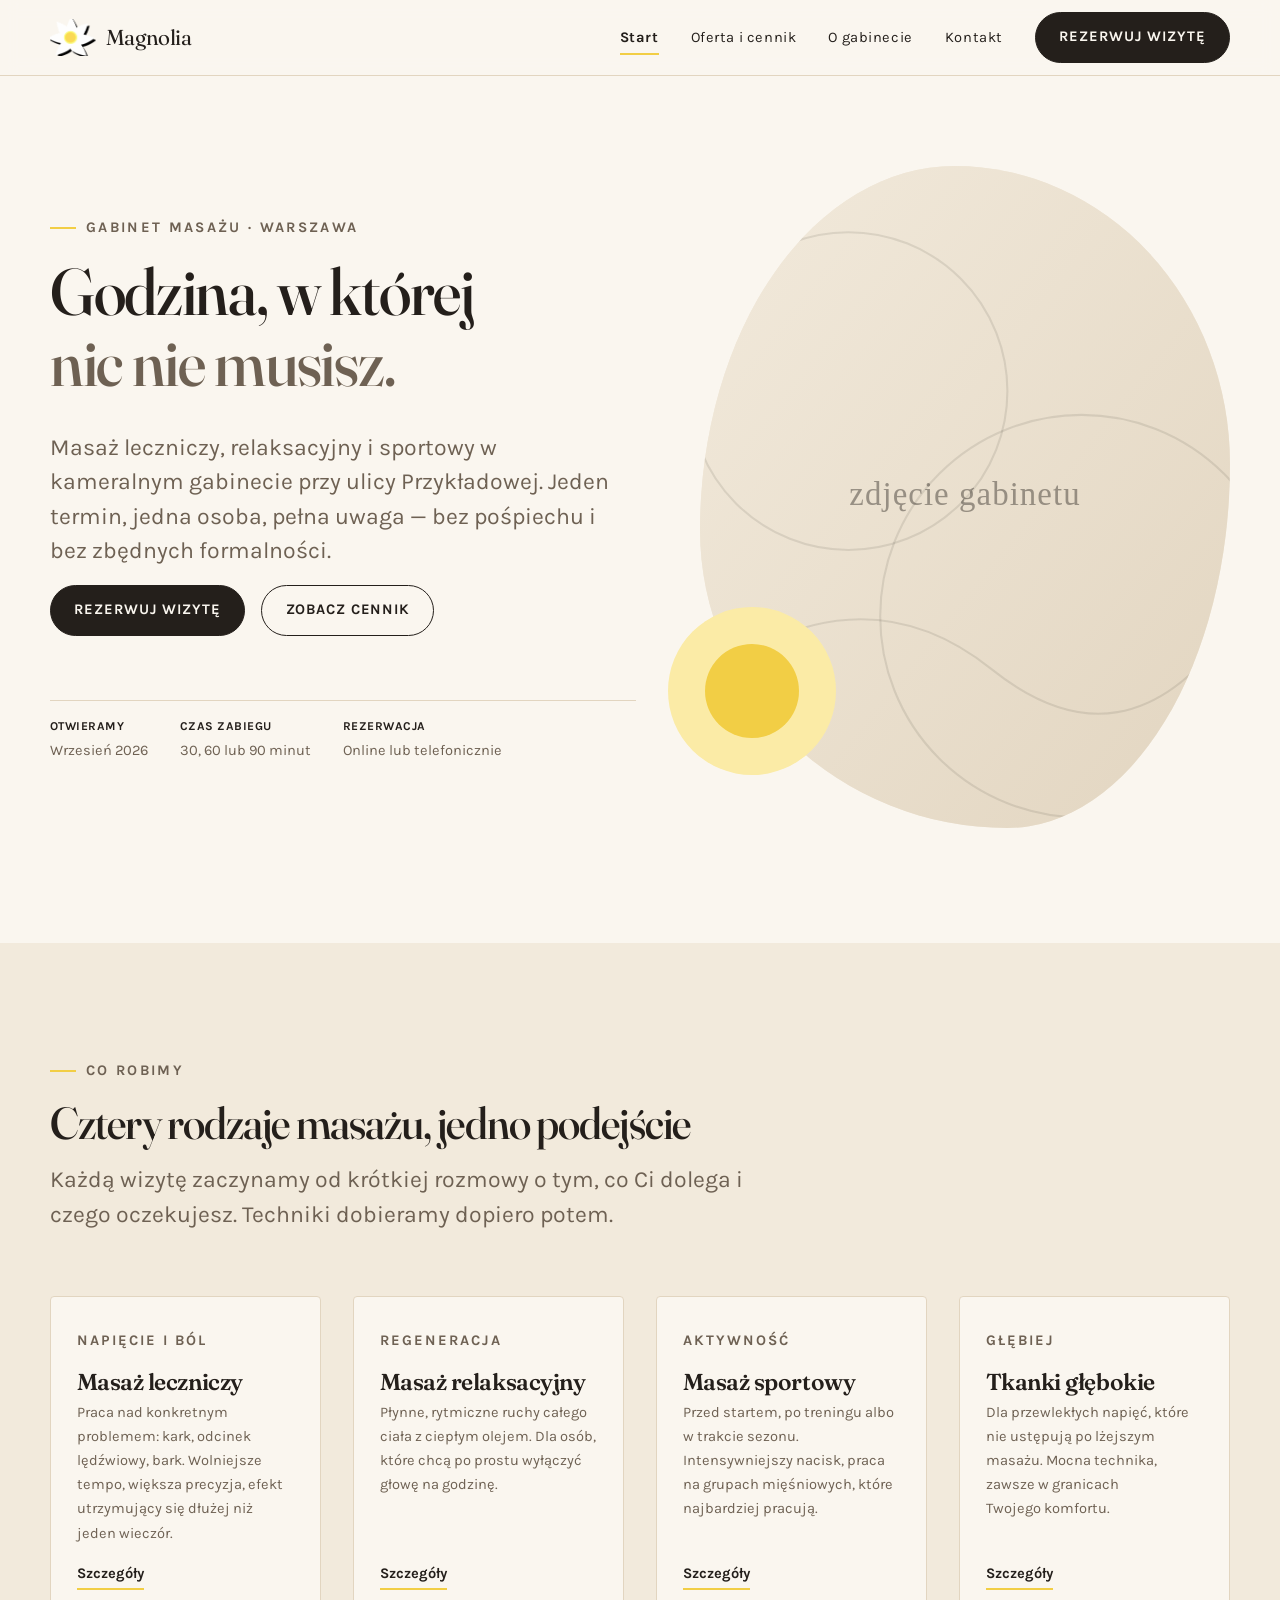
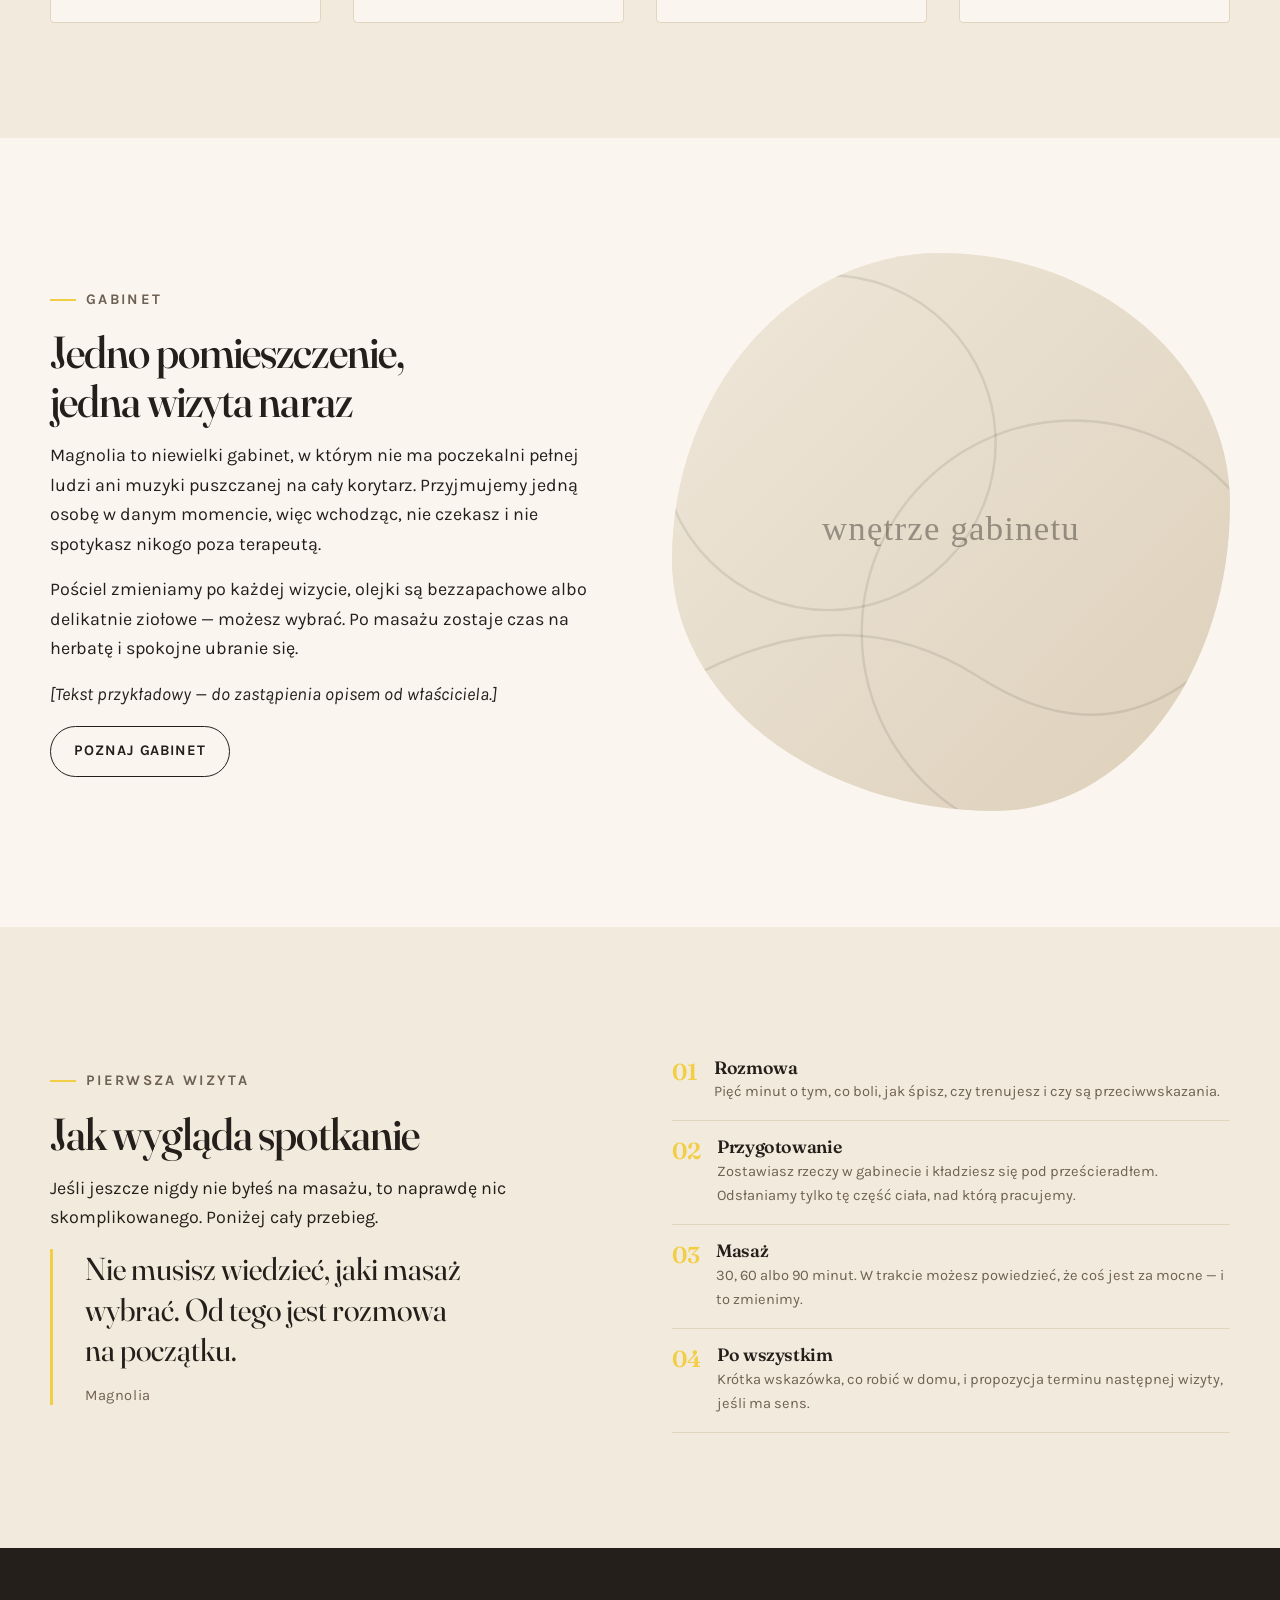
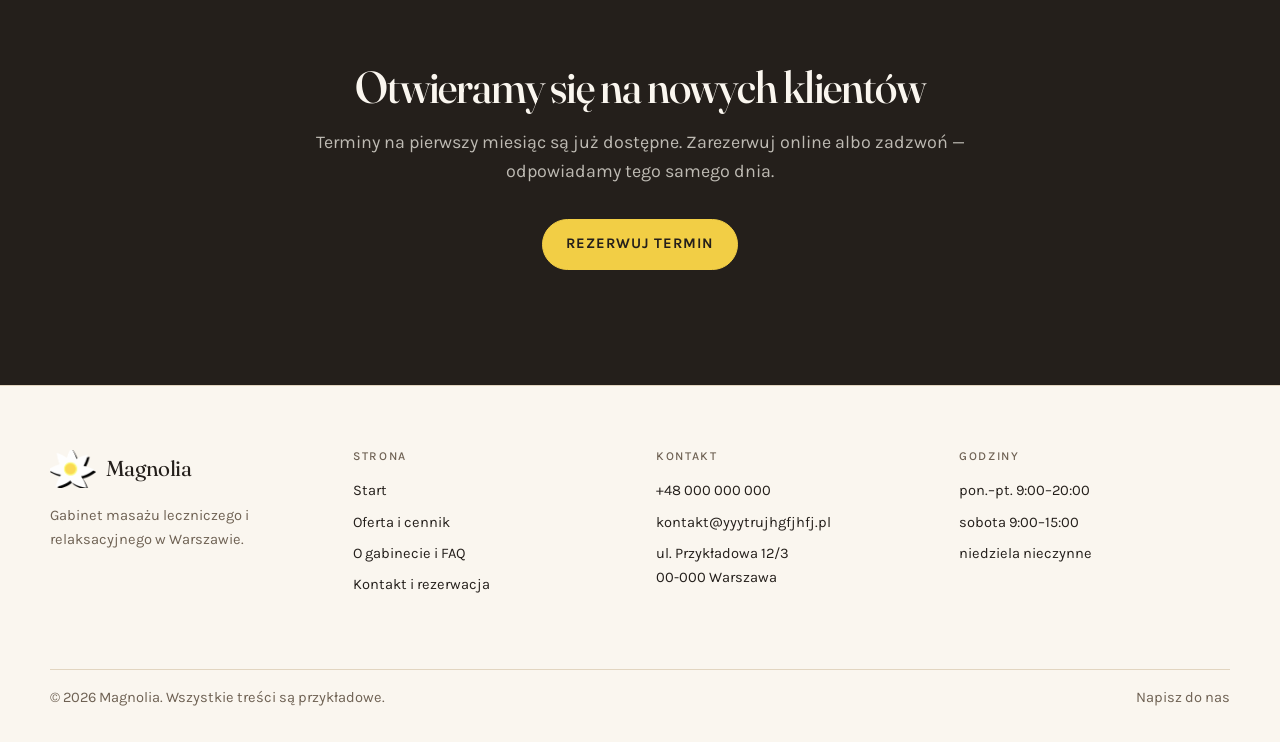
<file: index.html>
<!DOCTYPE html>
<html lang="pl">
<head>
<meta charset="utf-8">
<meta name="viewport" content="width=device-width, initial-scale=1">

<!-- SEO -->
<title>Magnolia — gabinet masażu w Warszawie | Masaż leczniczy i relaksacyjny</title>
<meta name="description" content="Kameralny gabinet masażu Magnolia. Masaż leczniczy, relaksacyjny, sportowy i tkanek głębokich. Jedna osoba na wizycie, spokojne wnętrze, wygodna rezerwacja online.">
<link rel="canonical" href="https://yyytrujhgfjhfj.pl/">
<meta name="robots" content="index, follow, max-image-preview:large">

<!-- Open Graph / social -->
<meta property="og:type" content="website">
<meta property="og:locale" content="pl_PL">
<meta property="og:site_name" content="Magnolia">
<meta property="og:title" content="Magnolia — gabinet masażu w Warszawie">
<meta property="og:description" content="Masaż leczniczy, relaksacyjny i sportowy w kameralnym gabinecie. Jeden termin, jedna osoba, pełna uwaga.">
<meta property="og:url" content="https://yyytrujhgfjhfj.pl/">
<meta property="og:image" content="https://yyytrujhgfjhfj.pl/assets/img/hero.svg">
<meta name="twitter:card" content="summary_large_image">

<!-- Ikony -->
<link rel="icon" href="/assets/img/favicon.svg" type="image/svg+xml">
<link rel="apple-touch-icon" href="/assets/img/logo-mark.png">

<!-- Kroje pisma -->
<link rel="preconnect" href="https://fonts.googleapis.com">
<link rel="preconnect" href="https://fonts.gstatic.com" crossorigin>
<link rel="stylesheet" href="https://fonts.googleapis.com/css2?family=Fraunces:opsz,wght@9..144,400..700&family=Karla:wght@400..700&display=swap">

<link rel="stylesheet" href="/assets/css/style.css">
<script src="/assets/js/main.js" defer></script>

<!-- Dane strukturalne: wizytówka firmy -->
<script type="application/ld+json">
{
  "@context": "https://schema.org",
  "@type": "DaySpa",
  "@id": "https://yyytrujhgfjhfj.pl/#gabinet",
  "name": "Magnolia",
  "description": "Kameralny gabinet masażu leczniczego, relaksacyjnego i sportowego.",
  "url": "https://yyytrujhgfjhfj.pl/",
  "logo": "https://yyytrujhgfjhfj.pl/assets/img/logo.png",
  "image": "https://yyytrujhgfjhfj.pl/assets/img/hero.svg",
  "telephone": "+48 000 000 000",
  "email": "kontakt@yyytrujhgfjhfj.pl",
  "priceRange": "150–320 PLN",
  "currenciesAccepted": "PLN",
  "paymentAccepted": "Gotówka, karta, BLIK",
  "address": {
    "@type": "PostalAddress",
    "streetAddress": "ul. Przykładowa 12/3",
    "addressLocality": "Warszawa",
    "postalCode": "00-000",
    "addressCountry": "PL"
  },
  "geo": { "@type": "GeoCoordinates", "latitude": 52.2297, "longitude": 21.0122 },
  "openingHoursSpecification": [
    { "@type": "OpeningHoursSpecification", "dayOfWeek": ["Monday","Tuesday","Wednesday","Thursday","Friday"], "opens": "09:00", "closes": "20:00" },
    { "@type": "OpeningHoursSpecification", "dayOfWeek": "Saturday", "opens": "09:00", "closes": "15:00" }
  ],
  "areaServed": { "@type": "City", "name": "Warszawa" }
}
</script>
</head>

<body>
<a class="skip-link" href="#main">Przejdź do treści</a>

<header class="site-header">
  <div class="wrap site-header__inner">
    <a class="brand" href="/">
      <img src="/assets/img/logo-mark.png" alt="" width="46" height="38" fetchpriority="high">
      <span>Magnolia</span>
    </a>

    <button class="nav-toggle" type="button" aria-expanded="false" aria-controls="nav" aria-label="Menu">
      <svg viewBox="0 0 24 24" fill="none" stroke-width="1.8" stroke-linecap="round" aria-hidden="true">
        <path d="M3 6h18M3 12h18M3 18h18"/>
      </svg>
    </button>

    <nav class="nav" id="nav" aria-label="Menu główne">
      <ul class="nav__list">
        <li><a class="nav__link" href="/" aria-current="page">Start</a></li>
        <li><a class="nav__link" href="/oferta/">Oferta i cennik</a></li>
        <li><a class="nav__link" href="/gabinet/">O gabinecie</a></li>
        <li><a class="nav__link" href="/kontakt/">Kontakt</a></li>
      </ul>
      <a class="btn btn--solid" href="/kontakt/#rezerwacja">Rezerwuj wizytę</a>
    </nav>
  </div>
</header>

<main id="main">

  <!-- HERO -->
  <section class="hero wrap">
    <div class="hero__grid">
      <div>
        <p class="eyebrow">Gabinet masażu · Warszawa</p>
        <h1 class="hero__title">Godzina, w której <em>nic nie musisz.</em></h1>
        <p class="lead">Masaż leczniczy, relaksacyjny i sportowy w kameralnym gabinecie przy ulicy Przykładowej. Jeden termin, jedna osoba, pełna uwaga — bez pośpiechu i bez zbędnych formalności.</p>

        <div class="btn-row">
          <a class="btn btn--solid" href="/kontakt/#rezerwacja">Rezerwuj wizytę</a>
          <a class="btn btn--ghost" href="/oferta/">Zobacz cennik</a>
        </div>

        <dl class="hero__meta">
          <div>
            <dt>Otwieramy</dt>
            <dd>Wrzesień 2026</dd>
          </div>
          <div>
            <dt>Czas zabiegu</dt>
            <dd>30, 60 lub 90 minut</dd>
          </div>
          <div>
            <dt>Rezerwacja</dt>
            <dd>Online lub telefonicznie</dd>
          </div>
        </dl>
      </div>

      <div class="hero__visual">
        <img class="hero__photo" src="/assets/img/hero.svg" alt="Wnętrze gabinetu masażu Magnolia" width="1000" height="1250" fetchpriority="high">
        <div class="breath" aria-hidden="true">
          <span class="breath__glow"></span>
          <span class="breath__core"></span>
        </div>
      </div>
    </div>
  </section>

  <!-- USŁUGI -->
  <section class="section section--tint" aria-labelledby="uslugi">
    <div class="wrap">
      <div class="section__head">
        <p class="eyebrow">Co robimy</p>
        <h2 id="uslugi">Cztery rodzaje masażu, jedno podejście</h2>
        <p class="lead">Każdą wizytę zaczynamy od krótkiej rozmowy o tym, co Ci dolega i czego oczekujesz. Techniki dobieramy dopiero potem.</p>
      </div>

      <div class="grid-3">
        <article class="card">
          <p class="card__tag">Napięcie i ból</p>
          <h3>Masaż leczniczy</h3>
          <p>Praca nad konkretnym problemem: kark, odcinek lędźwiowy, bark. Wolniejsze tempo, większa precyzja, efekt utrzymujący się dłużej niż jeden wieczór.</p>
          <a class="card__link" href="/oferta/#leczniczy">Szczegóły</a>
        </article>

        <article class="card">
          <p class="card__tag">Regeneracja</p>
          <h3>Masaż relaksacyjny</h3>
          <p>Płynne, rytmiczne ruchy całego ciała z ciepłym olejem. Dla osób, które chcą po prostu wyłączyć głowę na godzinę.</p>
          <a class="card__link" href="/oferta/#relaksacyjny">Szczegóły</a>
        </article>

        <article class="card">
          <p class="card__tag">Aktywność</p>
          <h3>Masaż sportowy</h3>
          <p>Przed startem, po treningu albo w trakcie sezonu. Intensywniejszy nacisk, praca na grupach mięśniowych, które najbardziej pracują.</p>
          <a class="card__link" href="/oferta/#sportowy">Szczegóły</a>
        </article>

        <article class="card">
          <p class="card__tag">Głębiej</p>
          <h3>Tkanki głębokie</h3>
          <p>Dla przewlekłych napięć, które nie ustępują po lżejszym masażu. Mocna technika, zawsze w granicach Twojego komfortu.</p>
          <a class="card__link" href="/oferta/#tkanki-glebokie">Szczegóły</a>
        </article>
      </div>
    </div>
  </section>

  <!-- O GABINECIE -->
  <section class="section" aria-labelledby="gabinet">
    <div class="wrap grid-2">
      <div>
        <p class="eyebrow">Gabinet</p>
        <h2 id="gabinet">Jedno pomieszczenie, jedna wizyta naraz</h2>
        <p>Magnolia to niewielki gabinet, w którym nie ma poczekalni pełnej ludzi ani muzyki puszczanej na cały korytarz. Przyjmujemy jedną osobę w danym momencie, więc wchodząc, nie czekasz i nie spotykasz nikogo poza terapeutą.</p>
        <p>Pościel zmieniamy po każdej wizycie, olejki są bezzapachowe albo delikatnie ziołowe — możesz wybrać. Po masażu zostaje czas na herbatę i spokojne ubranie się.</p>
        <p><em>[Tekst przykładowy — do zastąpienia opisem od właściciela.]</em></p>
        <div class="btn-row">
          <a class="btn btn--ghost" href="/gabinet/">Poznaj gabinet</a>
        </div>
      </div>
      <div>
        <img class="figure-organic" src="/assets/img/gabinet.svg" alt="Stanowisko do masażu w gabinecie Magnolia" width="900" height="900" loading="lazy">
      </div>
    </div>
  </section>

  <!-- JAK TO WYGLĄDA -->
  <section class="section section--tint" aria-labelledby="przebieg">
    <div class="wrap grid-2">
      <div>
        <p class="eyebrow">Pierwsza wizyta</p>
        <h2 id="przebieg">Jak wygląda spotkanie</h2>
        <p>Jeśli jeszcze nigdy nie byłeś na masażu, to naprawdę nic skomplikowanego. Poniżej cały przebieg.</p>
        <p class="pullquote">Nie musisz wiedzieć, jaki masaż wybrać. Od tego jest rozmowa na początku.<cite>Magnolia</cite></p>
      </div>

      <ol class="steps">
        <li>
          <div>
            <h3>Rozmowa</h3>
            <p>Pięć minut o tym, co boli, jak śpisz, czy trenujesz i czy są przeciwwskazania.</p>
          </div>
        </li>
        <li>
          <div>
            <h3>Przygotowanie</h3>
            <p>Zostawiasz rzeczy w gabinecie i kładziesz się pod prześcieradłem. Odsłaniamy tylko tę część ciała, nad którą pracujemy.</p>
          </div>
        </li>
        <li>
          <div>
            <h3>Masaż</h3>
            <p>30, 60 albo 90 minut. W trakcie możesz powiedzieć, że coś jest za mocne — i to zmienimy.</p>
          </div>
        </li>
        <li>
          <div>
            <h3>Po wszystkim</h3>
            <p>Krótka wskazówka, co robić w domu, i propozycja terminu następnej wizyty, jeśli ma sens.</p>
          </div>
        </li>
      </ol>
    </div>
  </section>

  <!-- CTA -->
  <section class="cta-band">
    <div class="wrap-narrow">
      <h2>Otwieramy się na nowych klientów</h2>
      <p>Terminy na pierwszy miesiąc są już dostępne. Zarezerwuj online albo zadzwoń — odpowiadamy tego samego dnia.</p>
      <div class="btn-row">
        <a class="btn" href="/kontakt/#rezerwacja">Rezerwuj termin</a>
      </div>
    </div>
  </section>

</main>

<footer class="site-footer">
  <div class="wrap">
    <div class="site-footer__grid">
      <div>
        <a class="brand" href="/">
          <img src="/assets/img/logo-mark.png" alt="" width="46" height="38" loading="lazy">
          <span>Magnolia</span>
        </a>
        <p style="margin-top:1rem;color:var(--ink-soft)">Gabinet masażu leczniczego i relaksacyjnego w Warszawie.</p>
      </div>

      <nav aria-labelledby="stopka-nawigacja">
        <h2 id="stopka-nawigacja">Strona</h2>
        <ul>
          <li><a href="/">Start</a></li>
          <li><a href="/oferta/">Oferta i cennik</a></li>
          <li><a href="/gabinet/">O gabinecie i FAQ</a></li>
          <li><a href="/kontakt/">Kontakt i rezerwacja</a></li>
        </ul>
      </nav>

      <div>
        <h2>Kontakt</h2>
        <ul>
          <li><a href="tel:+48000000000">+48 000 000 000</a></li>
          <li><a href="mailto:kontakt@yyytrujhgfjhfj.pl">kontakt@yyytrujhgfjhfj.pl</a></li>
          <li>ul. Przykładowa 12/3<br>00-000 Warszawa</li>
        </ul>
      </div>

      <div>
        <h2>Godziny</h2>
        <ul>
          <li>pon.–pt. 9:00–20:00</li>
          <li>sobota 9:00–15:00</li>
          <li>niedziela nieczynne</li>
        </ul>
      </div>
    </div>

    <div class="site-footer__bottom">
      <p style="margin:0">© 2026 Magnolia. Wszystkie treści są przykładowe.</p>
      <p style="margin:0"><a href="/kontakt/">Napisz do nas</a></p>
    </div>
  </div>
</footer>

</body>
</html>
</file>
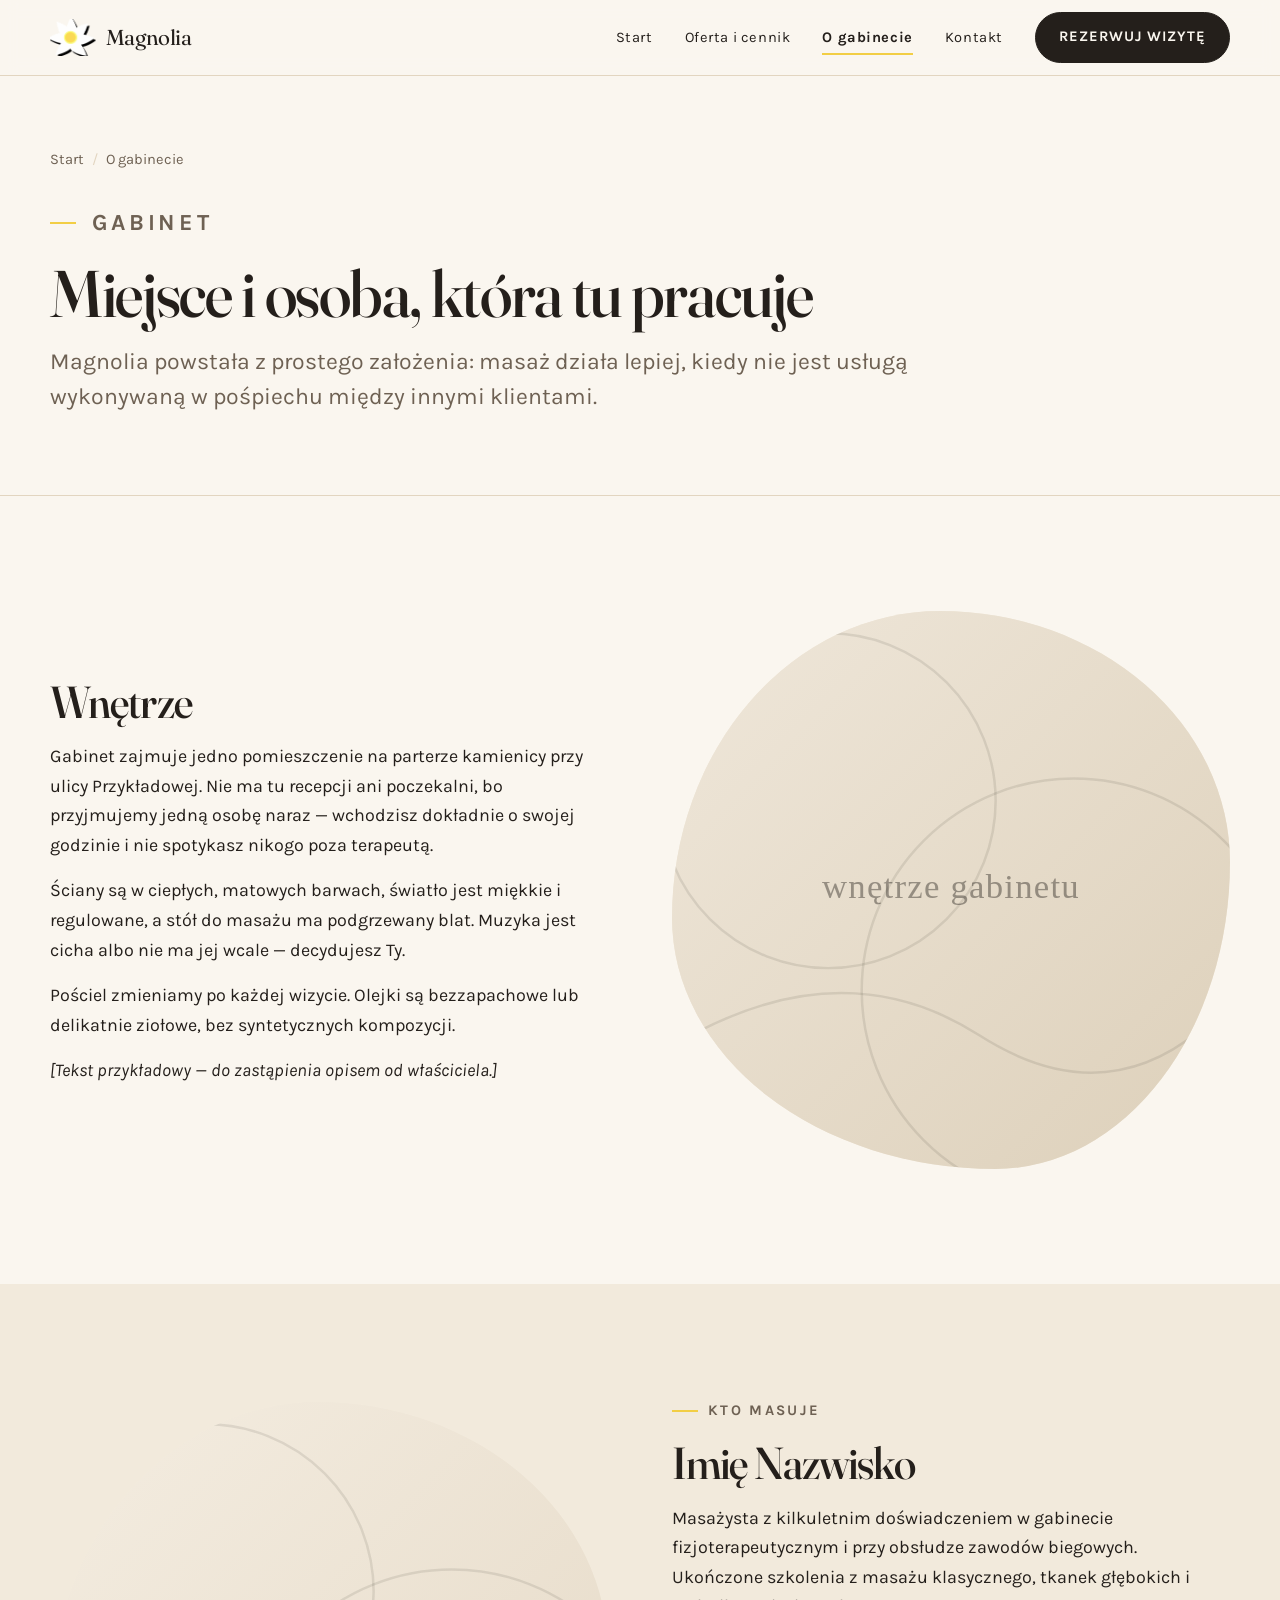
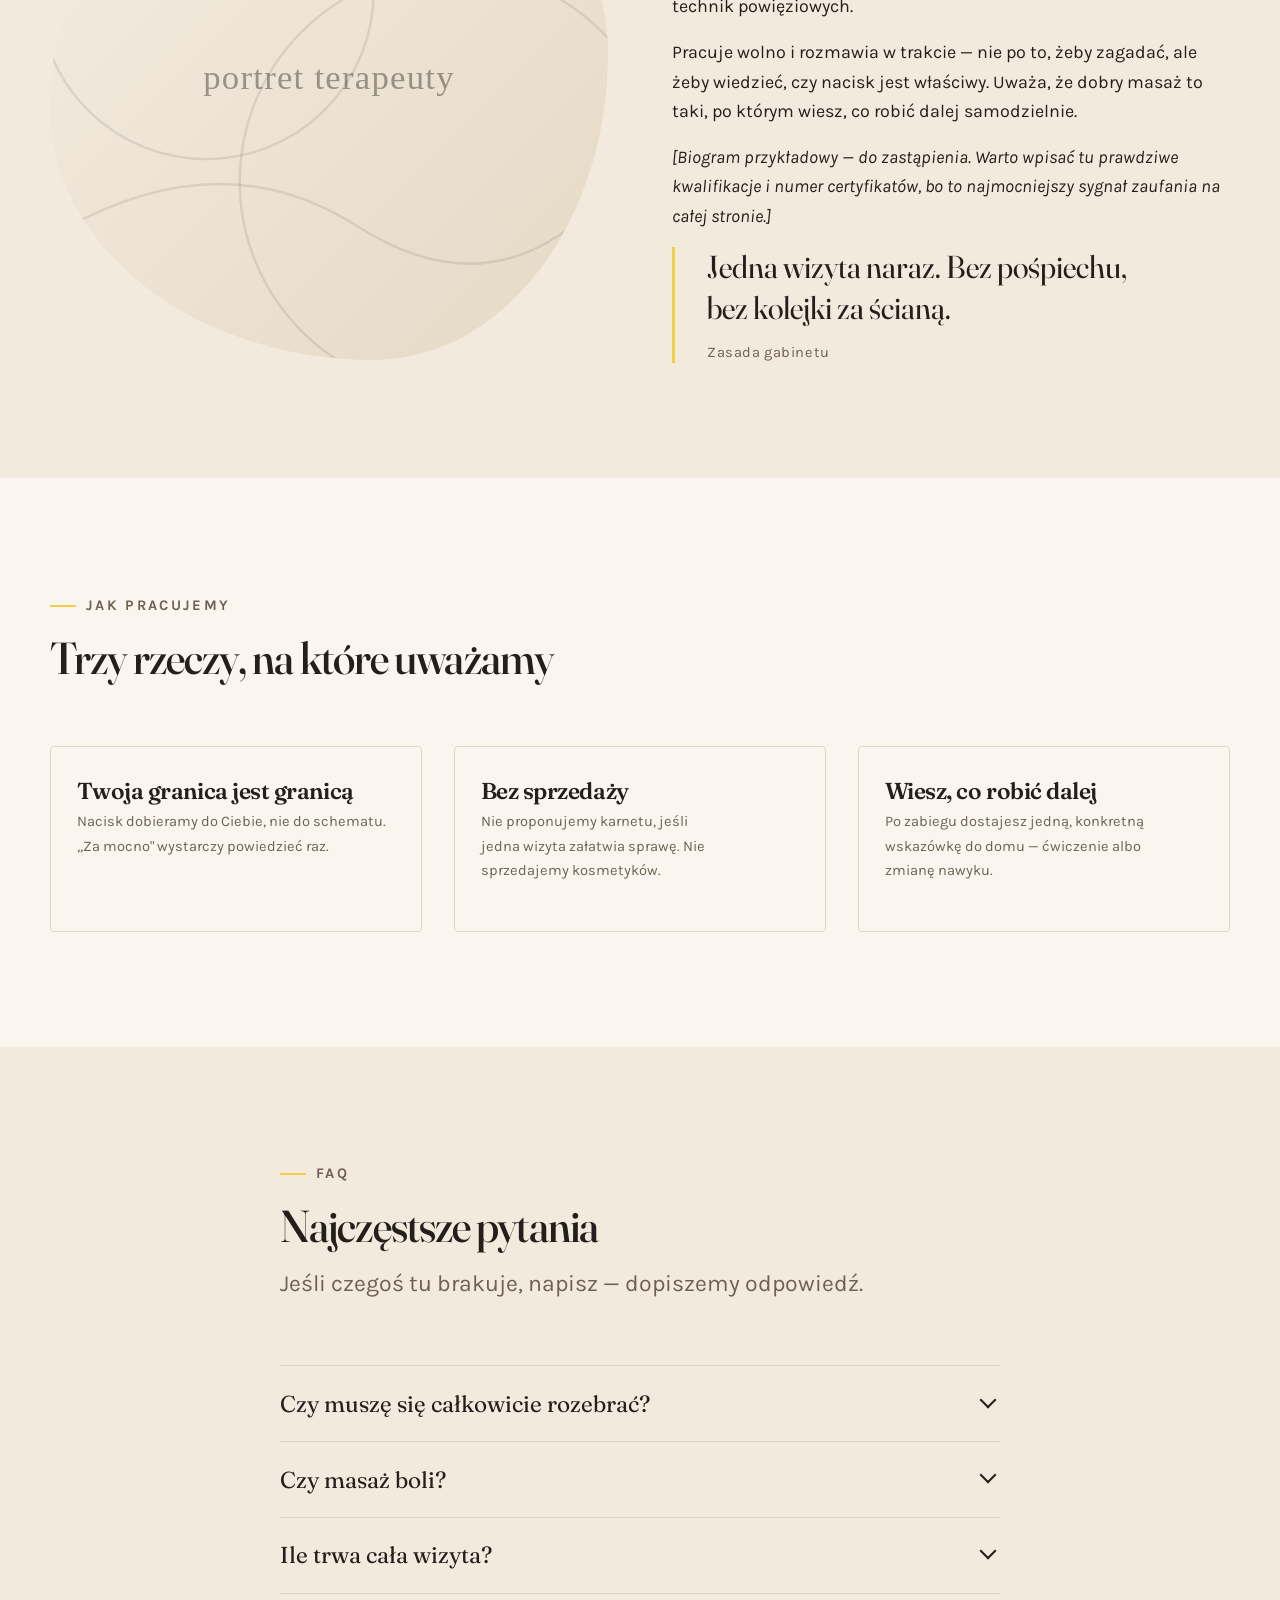
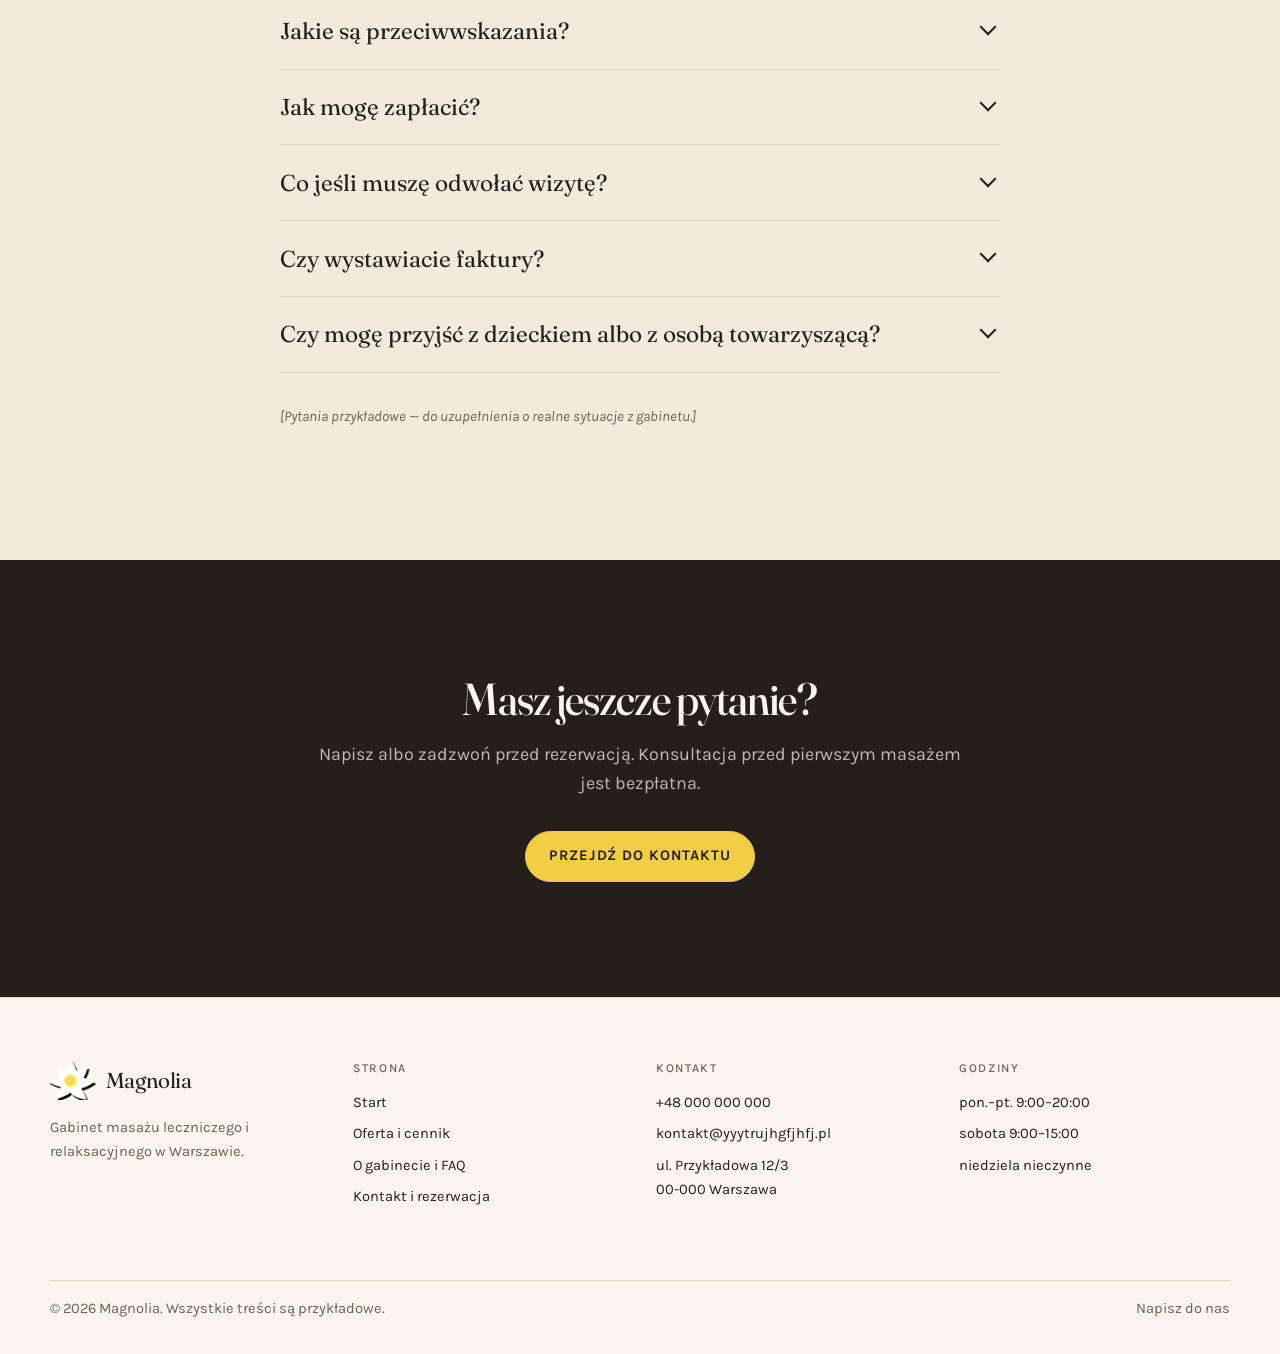
<file: gabinet/index.html>
<!DOCTYPE html>
<html lang="pl">
<head>
<meta charset="utf-8">
<meta name="viewport" content="width=device-width, initial-scale=1">

<title>O gabinecie i najczęstsze pytania — Magnolia, Warszawa</title>
<meta name="description" content="Poznaj gabinet masażu Magnolia: kameralne wnętrze, jedna wizyta naraz, doświadczenie terapeuty. Odpowiedzi na pytania o przebieg wizyty, ubiór i przeciwwskazania.">
<link rel="canonical" href="https://yyytrujhgfjhfj.pl/gabinet/">
<meta name="robots" content="index, follow, max-image-preview:large">

<meta property="og:type" content="website">
<meta property="og:locale" content="pl_PL">
<meta property="og:site_name" content="Magnolia">
<meta property="og:title" content="O gabinecie i najczęstsze pytania — Magnolia">
<meta property="og:description" content="Kameralne wnętrze, jedna wizyta naraz. Odpowiedzi na pytania o przebieg wizyty, ubiór i przeciwwskazania.">
<meta property="og:url" content="https://yyytrujhgfjhfj.pl/gabinet/">
<meta property="og:image" content="https://yyytrujhgfjhfj.pl/assets/img/gabinet.svg">
<meta name="twitter:card" content="summary_large_image">

<link rel="icon" href="/assets/img/favicon.svg" type="image/svg+xml">
<link rel="apple-touch-icon" href="/assets/img/logo-mark.png">

<link rel="preconnect" href="https://fonts.googleapis.com">
<link rel="preconnect" href="https://fonts.gstatic.com" crossorigin>
<link rel="stylesheet" href="https://fonts.googleapis.com/css2?family=Fraunces:opsz,wght@9..144,400..700&family=Karla:wght@400..700&display=swap">

<link rel="stylesheet" href="/assets/css/style.css">
<script src="/assets/js/main.js" defer></script>

<script type="application/ld+json">
{
  "@context": "https://schema.org",
  "@type": "BreadcrumbList",
  "itemListElement": [
    { "@type": "ListItem", "position": 1, "name": "Start", "item": "https://yyytrujhgfjhfj.pl/" },
    { "@type": "ListItem", "position": 2, "name": "O gabinecie", "item": "https://yyytrujhgfjhfj.pl/gabinet/" }
  ]
}
</script>

<script type="application/ld+json">
{
  "@context": "https://schema.org",
  "@type": "FAQPage",
  "mainEntity": [
    { "@type": "Question", "name": "Czy muszę się całkowicie rozebrać?",
      "acceptedAnswer": { "@type": "Answer", "text": "Nie. Bielizna zostaje. Przez cały zabieg jesteś przykryty prześcieradłem, odsłaniamy tylko tę część ciała, nad którą aktualnie pracujemy." } },
    { "@type": "Question", "name": "Czy masaż boli?",
      "acceptedAnswer": { "@type": "Answer", "text": "Masaż relaksacyjny nie. Leczniczy i tkanek głębokich bywają odczuwalne w miejscach dużego napięcia, ale nacisk dobieramy do Twojej tolerancji i możesz w każdej chwili poprosić o zmniejszenie siły." } },
    { "@type": "Question", "name": "Ile trwa cała wizyta?",
      "acceptedAnswer": { "@type": "Answer", "text": "Do czasu masażu doliczamy około 15 minut na rozmowę na początku i spokojne ubranie się po zabiegu. Wizyta z masażem 60-minutowym trwa więc mniej więcej 75 minut." } },
    { "@type": "Question", "name": "Jakie są przeciwwskazania do masażu?",
      "acceptedAnswer": { "@type": "Answer", "text": "Gorączka, stany zapalne, świeże urazy, zakrzepica, choroby skóry w miejscu zabiegu i niektóre schorzenia kardiologiczne. Przy ciąży, chorobach przewlekłych i po operacjach potrzebna jest zgoda lekarza. O wszystkim porozmawiamy przed pierwszym masażem." } },
    { "@type": "Question", "name": "Jak mogę zapłacić?",
      "acceptedAnswer": { "@type": "Answer", "text": "Gotówką, kartą lub BLIK-iem na miejscu. Karnety i vouchery można opłacić przelewem." } },
    { "@type": "Question", "name": "Co jeśli muszę odwołać wizytę?",
      "acceptedAnswer": { "@type": "Answer", "text": "Odwołanie jest bezpłatne do 12 godzin przed terminem. Wystarczy telefon lub wiadomość." } },
    { "@type": "Question", "name": "Czy wystawiacie faktury?",
      "acceptedAnswer": { "@type": "Answer", "text": "Tak, wystarczy podać dane przy rezerwacji lub przed płatnością." } }
  ]
}
</script>
</head>

<body>
<a class="skip-link" href="#main">Przejdź do treści</a>

<header class="site-header">
  <div class="wrap site-header__inner">
    <a class="brand" href="/">
      <img src="/assets/img/logo-mark.png" alt="" width="46" height="38">
      <span>Magnolia</span>
    </a>

    <button class="nav-toggle" type="button" aria-expanded="false" aria-controls="nav" aria-label="Menu">
      <svg viewBox="0 0 24 24" fill="none" stroke-width="1.8" stroke-linecap="round" aria-hidden="true">
        <path d="M3 6h18M3 12h18M3 18h18"/>
      </svg>
    </button>

    <nav class="nav" id="nav" aria-label="Menu główne">
      <ul class="nav__list">
        <li><a class="nav__link" href="/">Start</a></li>
        <li><a class="nav__link" href="/oferta/">Oferta i cennik</a></li>
        <li><a class="nav__link" href="/gabinet/" aria-current="page">O gabinecie</a></li>
        <li><a class="nav__link" href="/kontakt/">Kontakt</a></li>
      </ul>
      <a class="btn btn--solid" href="/kontakt/#rezerwacja">Rezerwuj wizytę</a>
    </nav>
  </div>
</header>

<main id="main">

  <section class="page-head wrap">
    <nav class="breadcrumbs" aria-label="Ścieżka nawigacji">
      <ol>
        <li><a href="/">Start</a></li>
        <li>O gabinecie</li>
      </ol>
    </nav>
    <p class="eyebrow">Gabinet</p>
    <h1>Miejsce i osoba, która tu pracuje</h1>
    <p class="lead">Magnolia powstała z prostego założenia: masaż działa lepiej, kiedy nie jest usługą wykonywaną w pośpiechu między innymi klientami.</p>
  </section>

  <section class="section section--edge" aria-labelledby="wnetrze">
    <div class="wrap grid-2">
      <div>
        <h2 id="wnetrze">Wnętrze</h2>
        <p>Gabinet zajmuje jedno pomieszczenie na parterze kamienicy przy ulicy Przykładowej. Nie ma tu recepcji ani poczekalni, bo przyjmujemy jedną osobę naraz — wchodzisz dokładnie o swojej godzinie i nie spotykasz nikogo poza terapeutą.</p>
        <p>Ściany są w ciepłych, matowych barwach, światło jest miękkie i regulowane, a stół do masażu ma podgrzewany blat. Muzyka jest cicha albo nie ma jej wcale — decydujesz Ty.</p>
        <p>Pościel zmieniamy po każdej wizycie. Olejki są bezzapachowe lub delikatnie ziołowe, bez syntetycznych kompozycji.</p>
        <p><em>[Tekst przykładowy — do zastąpienia opisem od właściciela.]</em></p>
      </div>
      <div>
        <img class="figure-organic" src="/assets/img/gabinet.svg" alt="Wnętrze gabinetu masażu Magnolia" width="900" height="900" loading="lazy">
      </div>
    </div>
  </section>

  <section class="section section--tint" aria-labelledby="terapeuta">
    <div class="wrap grid-2">
      <div>
        <img class="figure-organic" src="/assets/img/terapeuta.svg" alt="Terapeuta prowadzący gabinet Magnolia" width="900" height="900" loading="lazy">
      </div>
      <div>
        <p class="eyebrow">Kto masuje</p>
        <h2 id="terapeuta">Imię Nazwisko</h2>
        <p>Masażysta z kilkuletnim doświadczeniem w gabinecie fizjoterapeutycznym i przy obsłudze zawodów biegowych. Ukończone szkolenia z masażu klasycznego, tkanek głębokich i technik powięziowych.</p>
        <p>Pracuje wolno i rozmawia w trakcie — nie po to, żeby zagadać, ale żeby wiedzieć, czy nacisk jest właściwy. Uważa, że dobry masaż to taki, po którym wiesz, co robić dalej samodzielnie.</p>
        <p><em>[Biogram przykładowy — do zastąpienia. Warto wpisać tu prawdziwe kwalifikacje i numer certyfikatów, bo to najmocniejszy sygnał zaufania na całej stronie.]</em></p>

        <p class="pullquote">Jedna wizyta naraz. Bez pośpiechu, bez kolejki za ścianą.<cite>Zasada gabinetu</cite></p>
      </div>
    </div>
  </section>

  <section class="section" aria-labelledby="wartosci">
    <div class="wrap">
      <div class="section__head">
        <p class="eyebrow">Jak pracujemy</p>
        <h2 id="wartosci">Trzy rzeczy, na które uważamy</h2>
      </div>

      <div class="grid-3">
        <article class="card">
          <h3>Twoja granica jest granicą</h3>
          <p>Nacisk dobieramy do Ciebie, nie do schematu. „Za mocno" wystarczy powiedzieć raz.</p>
        </article>
        <article class="card">
          <h3>Bez sprzedaży</h3>
          <p>Nie proponujemy karnetu, jeśli jedna wizyta załatwia sprawę. Nie sprzedajemy kosmetyków.</p>
        </article>
        <article class="card">
          <h3>Wiesz, co robić dalej</h3>
          <p>Po zabiegu dostajesz jedną, konkretną wskazówkę do domu — ćwiczenie albo zmianę nawyku.</p>
        </article>
      </div>
    </div>
  </section>

  <!-- FAQ -->
  <section class="section section--tint" id="faq" aria-labelledby="faq-naglowek">
    <div class="wrap-narrow">
      <div class="section__head">
        <p class="eyebrow">FAQ</p>
        <h2 id="faq-naglowek">Najczęstsze pytania</h2>
        <p class="lead">Jeśli czegoś tu brakuje, napisz — dopiszemy odpowiedź.</p>
      </div>

      <div class="faq">
        <details class="faq__item">
          <summary class="faq__q">Czy muszę się całkowicie rozebrać?</summary>
          <div class="faq__a"><p>Nie. Bielizna zostaje. Przez cały zabieg jesteś przykryty prześcieradłem, a odsłaniamy tylko tę część ciała, nad którą akurat pracujemy.</p></div>
        </details>

        <details class="faq__item">
          <summary class="faq__q">Czy masaż boli?</summary>
          <div class="faq__a"><p>Masaż relaksacyjny nie. Leczniczy i tkanek głębokich bywają odczuwalne w miejscach dużego napięcia, ale nacisk dobieramy do Twojej tolerancji. W każdej chwili możesz poprosić o zmniejszenie siły — i to od razu zmieniamy.</p></div>
        </details>

        <details class="faq__item">
          <summary class="faq__q">Ile trwa cała wizyta?</summary>
          <div class="faq__a"><p>Do czasu masażu doliczamy około 15 minut: krótką rozmowę na początku i spokojne ubranie się po zabiegu. Wizyta z masażem 60-minutowym zajmuje więc mniej więcej 75 minut.</p></div>
        </details>

        <details class="faq__item">
          <summary class="faq__q">Jakie są przeciwwskazania?</summary>
          <div class="faq__a">
            <p>Gorączka, stany zapalne, świeże urazy, zakrzepica, choroby skóry w obrębie masowanego miejsca i niektóre schorzenia kardiologiczne. Przy ciąży, chorobach przewlekłych oraz po operacjach potrzebna jest zgoda lekarza.</p>
            <p>O wszystkim porozmawiamy przed pierwszym masażem — dlatego prosimy o zjawienie się kilka minut wcześniej.</p>
          </div>
        </details>

        <details class="faq__item">
          <summary class="faq__q">Jak mogę zapłacić?</summary>
          <div class="faq__a"><p>Gotówką, kartą lub BLIK-iem na miejscu. Karnety i vouchery można opłacić przelewem.</p></div>
        </details>

        <details class="faq__item">
          <summary class="faq__q">Co jeśli muszę odwołać wizytę?</summary>
          <div class="faq__a"><p>Odwołanie jest bezpłatne do 12 godzin przed terminem. Wystarczy telefon lub wiadomość — nie trzeba tłumaczyć powodu.</p></div>
        </details>

        <details class="faq__item">
          <summary class="faq__q">Czy wystawiacie faktury?</summary>
          <div class="faq__a"><p>Tak. Wystarczy podać dane przy rezerwacji albo przed płatnością.</p></div>
        </details>

        <details class="faq__item">
          <summary class="faq__q">Czy mogę przyjść z dzieckiem albo z osobą towarzyszącą?</summary>
          <div class="faq__a"><p>Gabinet jest jednym pomieszczeniem bez poczekalni, więc osoba towarzysząca nie ma gdzie zaczekać. W wyjątkowych sytuacjach napisz wcześniej, spróbujemy coś wymyślić.</p></div>
        </details>
      </div>

      <p style="margin-top:var(--space-m);font-size:var(--step--1);color:var(--ink-soft)"><em>[Pytania przykładowe — do uzupełnienia o realne sytuacje z gabinetu.]</em></p>
    </div>
  </section>

  <section class="cta-band">
    <div class="wrap-narrow">
      <h2>Masz jeszcze pytanie?</h2>
      <p>Napisz albo zadzwoń przed rezerwacją. Konsultacja przed pierwszym masażem jest bezpłatna.</p>
      <div class="btn-row">
        <a class="btn" href="/kontakt/">Przejdź do kontaktu</a>
      </div>
    </div>
  </section>

</main>

<footer class="site-footer">
  <div class="wrap">
    <div class="site-footer__grid">
      <div>
        <a class="brand" href="/">
          <img src="/assets/img/logo-mark.png" alt="" width="46" height="38" loading="lazy">
          <span>Magnolia</span>
        </a>
        <p style="margin-top:1rem;color:var(--ink-soft)">Gabinet masażu leczniczego i relaksacyjnego w Warszawie.</p>
      </div>

      <nav aria-labelledby="stopka-nawigacja">
        <h2 id="stopka-nawigacja">Strona</h2>
        <ul>
          <li><a href="/">Start</a></li>
          <li><a href="/oferta/">Oferta i cennik</a></li>
          <li><a href="/gabinet/">O gabinecie i FAQ</a></li>
          <li><a href="/kontakt/">Kontakt i rezerwacja</a></li>
        </ul>
      </nav>

      <div>
        <h2>Kontakt</h2>
        <ul>
          <li><a href="tel:+48000000000">+48 000 000 000</a></li>
          <li><a href="mailto:kontakt@yyytrujhgfjhfj.pl">kontakt@yyytrujhgfjhfj.pl</a></li>
          <li>ul. Przykładowa 12/3<br>00-000 Warszawa</li>
        </ul>
      </div>

      <div>
        <h2>Godziny</h2>
        <ul>
          <li>pon.–pt. 9:00–20:00</li>
          <li>sobota 9:00–15:00</li>
          <li>niedziela nieczynne</li>
        </ul>
      </div>
    </div>

    <div class="site-footer__bottom">
      <p style="margin:0">© 2026 Magnolia. Wszystkie treści są przykładowe.</p>
      <p style="margin:0"><a href="/kontakt/">Napisz do nas</a></p>
    </div>
  </div>
</footer>

</body>
</html>
</file>
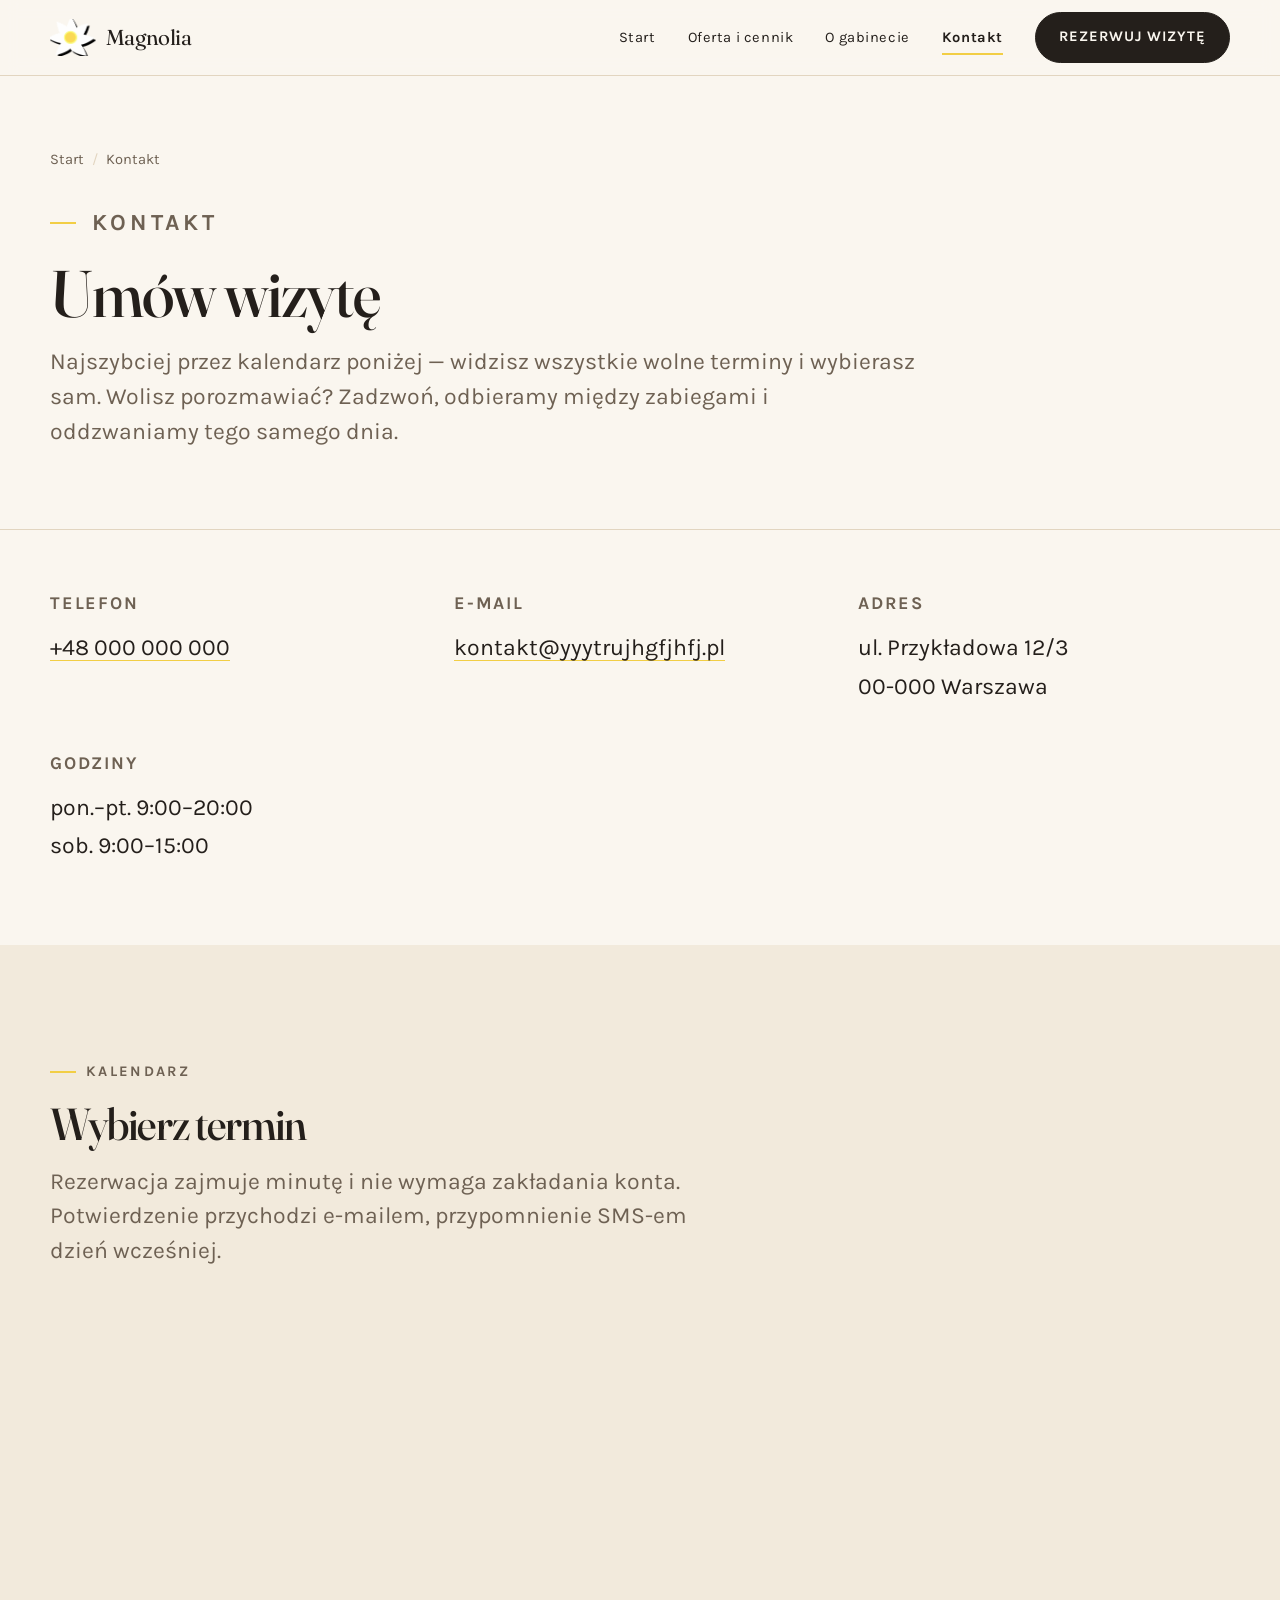
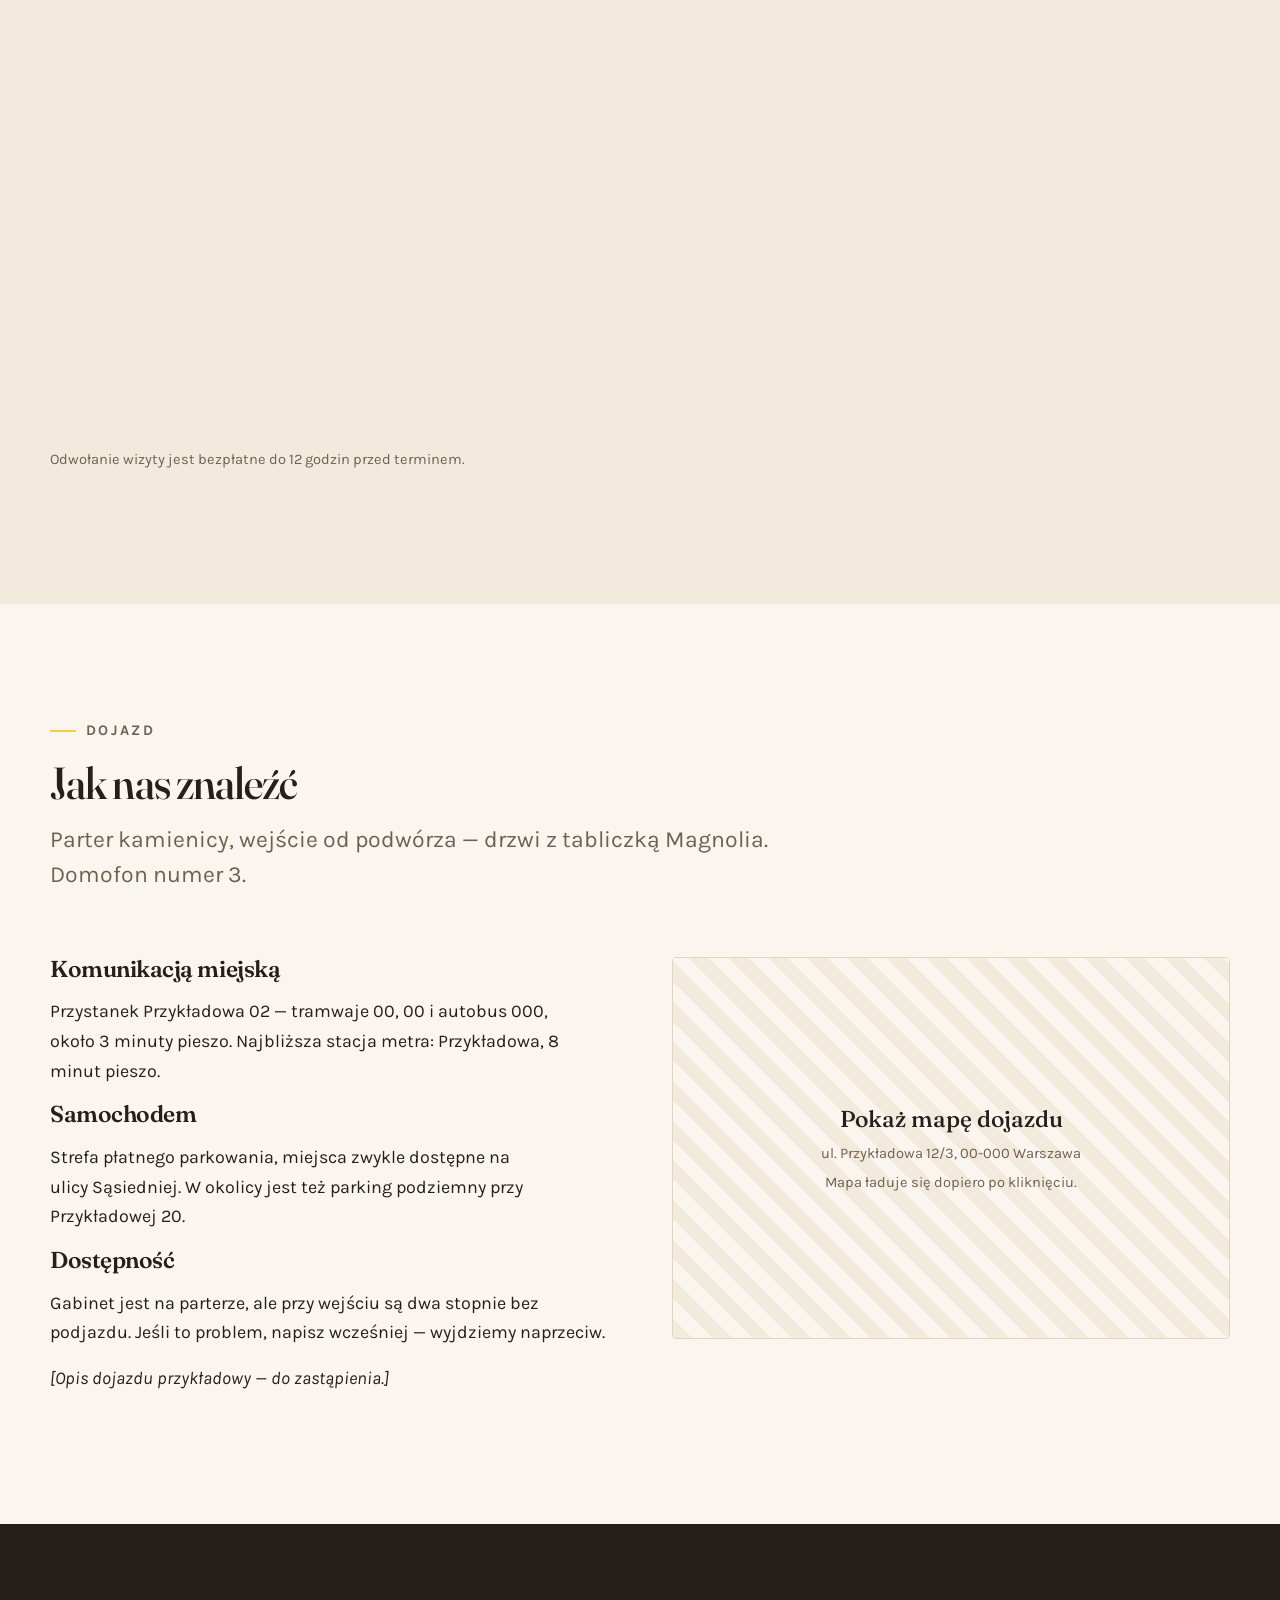
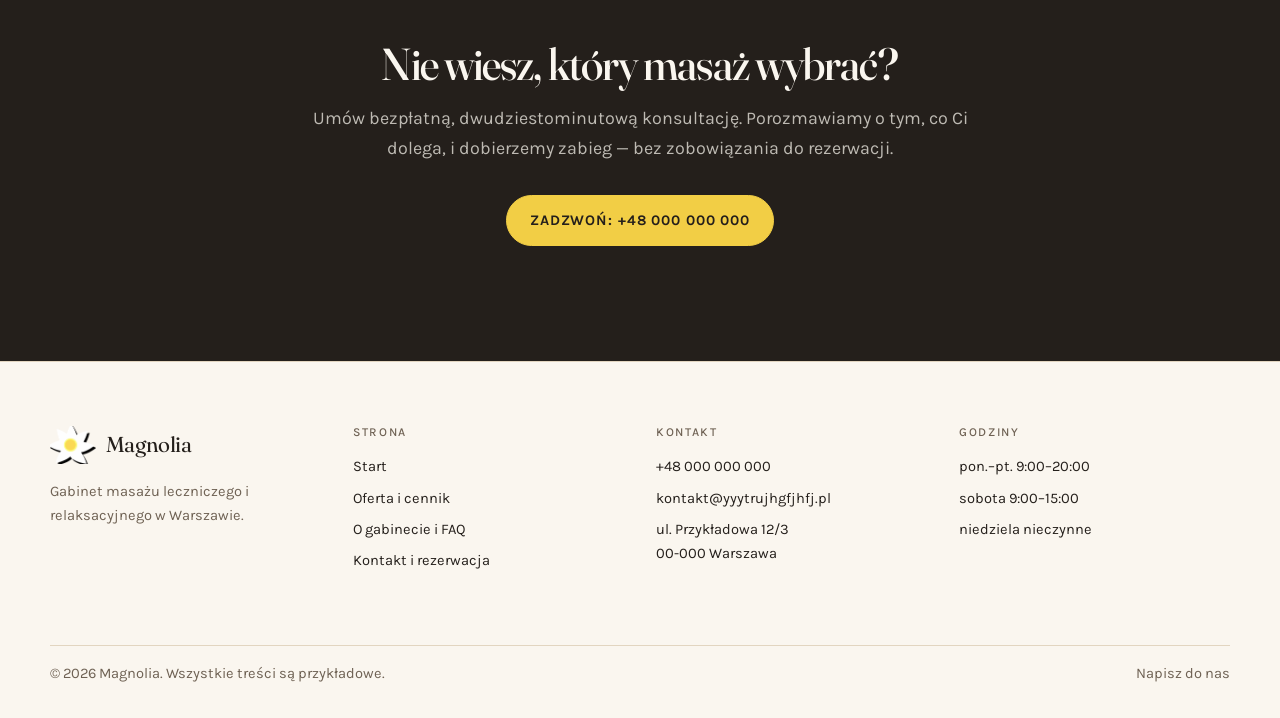
<file: kontakt/index.html>
<!DOCTYPE html>
<html lang="pl">
<head>
<meta charset="utf-8">
<meta name="viewport" content="width=device-width, initial-scale=1">

<title>Kontakt i rezerwacja terminu — Magnolia, Warszawa</title>
<meta name="description" content="Zarezerwuj masaż online, zadzwoń lub napisz. Gabinet Magnolia, ul. Przykładowa 12/3 w Warszawie. Czynne pon.–pt. 9:00–20:00, sob. 9:00–15:00.">
<link rel="canonical" href="https://yyytrujhgfjhfj.pl/kontakt/">
<meta name="robots" content="index, follow, max-image-preview:large">

<meta property="og:type" content="website">
<meta property="og:locale" content="pl_PL">
<meta property="og:site_name" content="Magnolia">
<meta property="og:title" content="Kontakt i rezerwacja terminu — Magnolia">
<meta property="og:description" content="Zarezerwuj masaż online, zadzwoń lub napisz. Gabinet Magnolia w Warszawie.">
<meta property="og:url" content="https://yyytrujhgfjhfj.pl/kontakt/">
<meta property="og:image" content="https://yyytrujhgfjhfj.pl/assets/img/detal.svg">
<meta name="twitter:card" content="summary_large_image">

<link rel="icon" href="/assets/img/favicon.svg" type="image/svg+xml">
<link rel="apple-touch-icon" href="/assets/img/logo-mark.png">

<link rel="preconnect" href="https://fonts.googleapis.com">
<link rel="preconnect" href="https://fonts.gstatic.com" crossorigin>
<link rel="stylesheet" href="https://fonts.googleapis.com/css2?family=Fraunces:opsz,wght@9..144,400..700&family=Karla:wght@400..700&display=swap">

<link rel="stylesheet" href="/assets/css/style.css">
<script src="/assets/js/main.js" defer></script>

<script type="application/ld+json">
{
  "@context": "https://schema.org",
  "@type": "BreadcrumbList",
  "itemListElement": [
    { "@type": "ListItem", "position": 1, "name": "Start", "item": "https://yyytrujhgfjhfj.pl/" },
    { "@type": "ListItem", "position": 2, "name": "Kontakt", "item": "https://yyytrujhgfjhfj.pl/kontakt/" }
  ]
}
</script>
</head>

<body>
<a class="skip-link" href="#main">Przejdź do treści</a>

<header class="site-header">
  <div class="wrap site-header__inner">
    <a class="brand" href="/">
      <img src="/assets/img/logo-mark.png" alt="" width="46" height="38">
      <span>Magnolia</span>
    </a>

    <button class="nav-toggle" type="button" aria-expanded="false" aria-controls="nav" aria-label="Menu">
      <svg viewBox="0 0 24 24" fill="none" stroke-width="1.8" stroke-linecap="round" aria-hidden="true">
        <path d="M3 6h18M3 12h18M3 18h18"/>
      </svg>
    </button>

    <nav class="nav" id="nav" aria-label="Menu główne">
      <ul class="nav__list">
        <li><a class="nav__link" href="/">Start</a></li>
        <li><a class="nav__link" href="/oferta/">Oferta i cennik</a></li>
        <li><a class="nav__link" href="/gabinet/">O gabinecie</a></li>
        <li><a class="nav__link" href="/kontakt/" aria-current="page">Kontakt</a></li>
      </ul>
      <a class="btn btn--solid" href="#rezerwacja">Rezerwuj wizytę</a>
    </nav>
  </div>
</header>

<main id="main">

  <section class="page-head wrap">
    <nav class="breadcrumbs" aria-label="Ścieżka nawigacji">
      <ol>
        <li><a href="/">Start</a></li>
        <li>Kontakt</li>
      </ol>
    </nav>
    <p class="eyebrow">Kontakt</p>
    <h1>Umów wizytę</h1>
    <p class="lead">Najszybciej przez kalendarz poniżej — widzisz wszystkie wolne terminy i wybierasz sam. Wolisz porozmawiać? Zadzwoń, odbieramy między zabiegami i oddzwaniamy tego samego dnia.</p>
  </section>

  <!-- DANE KONTAKTOWE -->
  <section class="section section--edge" style="padding-block:var(--space-l)" aria-labelledby="dane">
    <div class="wrap">
      <h2 id="dane" class="visually-hidden">Dane kontaktowe</h2>
      <div class="contact-grid">
        <div class="contact-block">
          <h3>Telefon</h3>
          <p><a href="tel:+48000000000">+48 000 000 000</a></p>
        </div>
        <div class="contact-block">
          <h3>E-mail</h3>
          <p><a href="mailto:kontakt@yyytrujhgfjhfj.pl">kontakt@yyytrujhgfjhfj.pl</a></p>
        </div>
        <div class="contact-block">
          <h3>Adres</h3>
          <p>ul. Przykładowa 12/3<br>00-000 Warszawa</p>
        </div>
        <div class="contact-block">
          <h3>Godziny</h3>
          <p>pon.–pt. 9:00–20:00<br>sob. 9:00–15:00</p>
        </div>
      </div>
    </div>
  </section>

  <!-- WIDGET REZERWACJI -->
  <section class="section section--tint" id="rezerwacja" aria-labelledby="rezerwacja-naglowek">
    <div class="wrap">
      <div class="section__head">
        <p class="eyebrow">Kalendarz</p>
        <h2 id="rezerwacja-naglowek">Wybierz termin</h2>
        <p class="lead">Rezerwacja zajmuje minutę i nie wymaga zakładania konta. Potwierdzenie przychodzi e-mailem, przypomnienie SMS-em dzień wcześniej.</p>
      </div>

      <!-- Calendly inline widget begin -->
      <div class="calendly-inline-widget" data-url="https://calendly.com/jamjestamiqo/30min?background_color=fbf4e5&primary_color=f4d251" style="min-width:320px;height:700px;"></div>
      <script type="text/javascript" src="https://assets.calendly.com/assets/external/widget.js" async></script>
      <!-- Calendly inline widget end -->

      <p style="margin-top:var(--space-s);font-size:var(--step--1);color:var(--ink-soft)">Odwołanie wizyty jest bezpłatne do 12 godzin przed terminem.</p>
    </div>
  </section>

  <!-- DOJAZD I MAPA -->
  <section class="section" aria-labelledby="dojazd">
    <div class="wrap">
      <div class="section__head">
        <p class="eyebrow">Dojazd</p>
        <h2 id="dojazd">Jak nas znaleźć</h2>
        <p class="lead">Parter kamienicy, wejście od podwórza — drzwi z tabliczką Magnolia. Domofon numer 3.</p>
      </div>

      <div class="grid-2" style="align-items:start">
        <div>
          <h3>Komunikacją miejską</h3>
          <p>Przystanek Przykładowa 02 — tramwaje 00, 00 i autobus 000, około 3 minuty pieszo. Najbliższa stacja metra: Przykładowa, 8 minut pieszo.</p>

          <h3>Samochodem</h3>
          <p>Strefa płatnego parkowania, miejsca zwykle dostępne na ulicy Sąsiedniej. W okolicy jest też parking podziemny przy Przykładowej 20.</p>

          <h3>Dostępność</h3>
          <p>Gabinet jest na parterze, ale przy wejściu są dwa stopnie bez podjazdu. Jeśli to problem, napisz wcześniej — wyjdziemy naprzeciw.</p>

          <p><em>[Opis dojazdu przykładowy — do zastąpienia.]</em></p>
        </div>

        <!-- ==========================================================
             MAPA GOOGLE
             Wklej właściwy adres osadzenia w atrybut data-map-src poniżej.
             Skąd go wziąć: Mapy Google → wyszukaj adres → Udostępnij →
             Umieść mapę → skopiuj wartość z src="...".

             Mapa ładuje się dopiero po kliknięciu — dzięki temu strona
             nie ciągnie skryptów Google przy każdym wejściu (szybkość + prywatność).
             ========================================================== -->
        <div class="map" data-map-src="https://www.google.com/maps?q=Warszawa&amp;output=embed">
          <button class="map__facade" type="button">
            <strong>Pokaż mapę dojazdu</strong>
            <span>ul. Przykładowa 12/3, 00-000 Warszawa</span>
            <span>Mapa ładuje się dopiero po kliknięciu.</span>
          </button>
        </div>
      </div>
    </div>
  </section>

  <section class="cta-band">
    <div class="wrap-narrow">
      <h2>Nie wiesz, który masaż wybrać?</h2>
      <p>Umów bezpłatną, dwudziestominutową konsultację. Porozmawiamy o tym, co Ci dolega, i dobierzemy zabieg — bez zobowiązania do rezerwacji.</p>
      <div class="btn-row">
        <a class="btn" href="tel:+48000000000">Zadzwoń: +48 000 000 000</a>
      </div>
    </div>
  </section>

</main>

<footer class="site-footer">
  <div class="wrap">
    <div class="site-footer__grid">
      <div>
        <a class="brand" href="/">
          <img src="/assets/img/logo-mark.png" alt="" width="46" height="38" loading="lazy">
          <span>Magnolia</span>
        </a>
        <p style="margin-top:1rem;color:var(--ink-soft)">Gabinet masażu leczniczego i relaksacyjnego w Warszawie.</p>
      </div>

      <nav aria-labelledby="stopka-nawigacja">
        <h2 id="stopka-nawigacja">Strona</h2>
        <ul>
          <li><a href="/">Start</a></li>
          <li><a href="/oferta/">Oferta i cennik</a></li>
          <li><a href="/gabinet/">O gabinecie i FAQ</a></li>
          <li><a href="/kontakt/">Kontakt i rezerwacja</a></li>
        </ul>
      </nav>

      <div>
        <h2>Kontakt</h2>
        <ul>
          <li><a href="tel:+48000000000">+48 000 000 000</a></li>
          <li><a href="mailto:kontakt@yyytrujhgfjhfj.pl">kontakt@yyytrujhgfjhfj.pl</a></li>
          <li>ul. Przykładowa 12/3<br>00-000 Warszawa</li>
        </ul>
      </div>

      <div>
        <h2>Godziny</h2>
        <ul>
          <li>pon.–pt. 9:00–20:00</li>
          <li>sobota 9:00–15:00</li>
          <li>niedziela nieczynne</li>
        </ul>
      </div>
    </div>

    <div class="site-footer__bottom">
      <p style="margin:0">© 2026 Magnolia. Wszystkie treści są przykładowe.</p>
      <p style="margin:0"><a href="/kontakt/">Napisz do nas</a></p>
    </div>
  </div>
</footer>

</body>
</html>
</file>
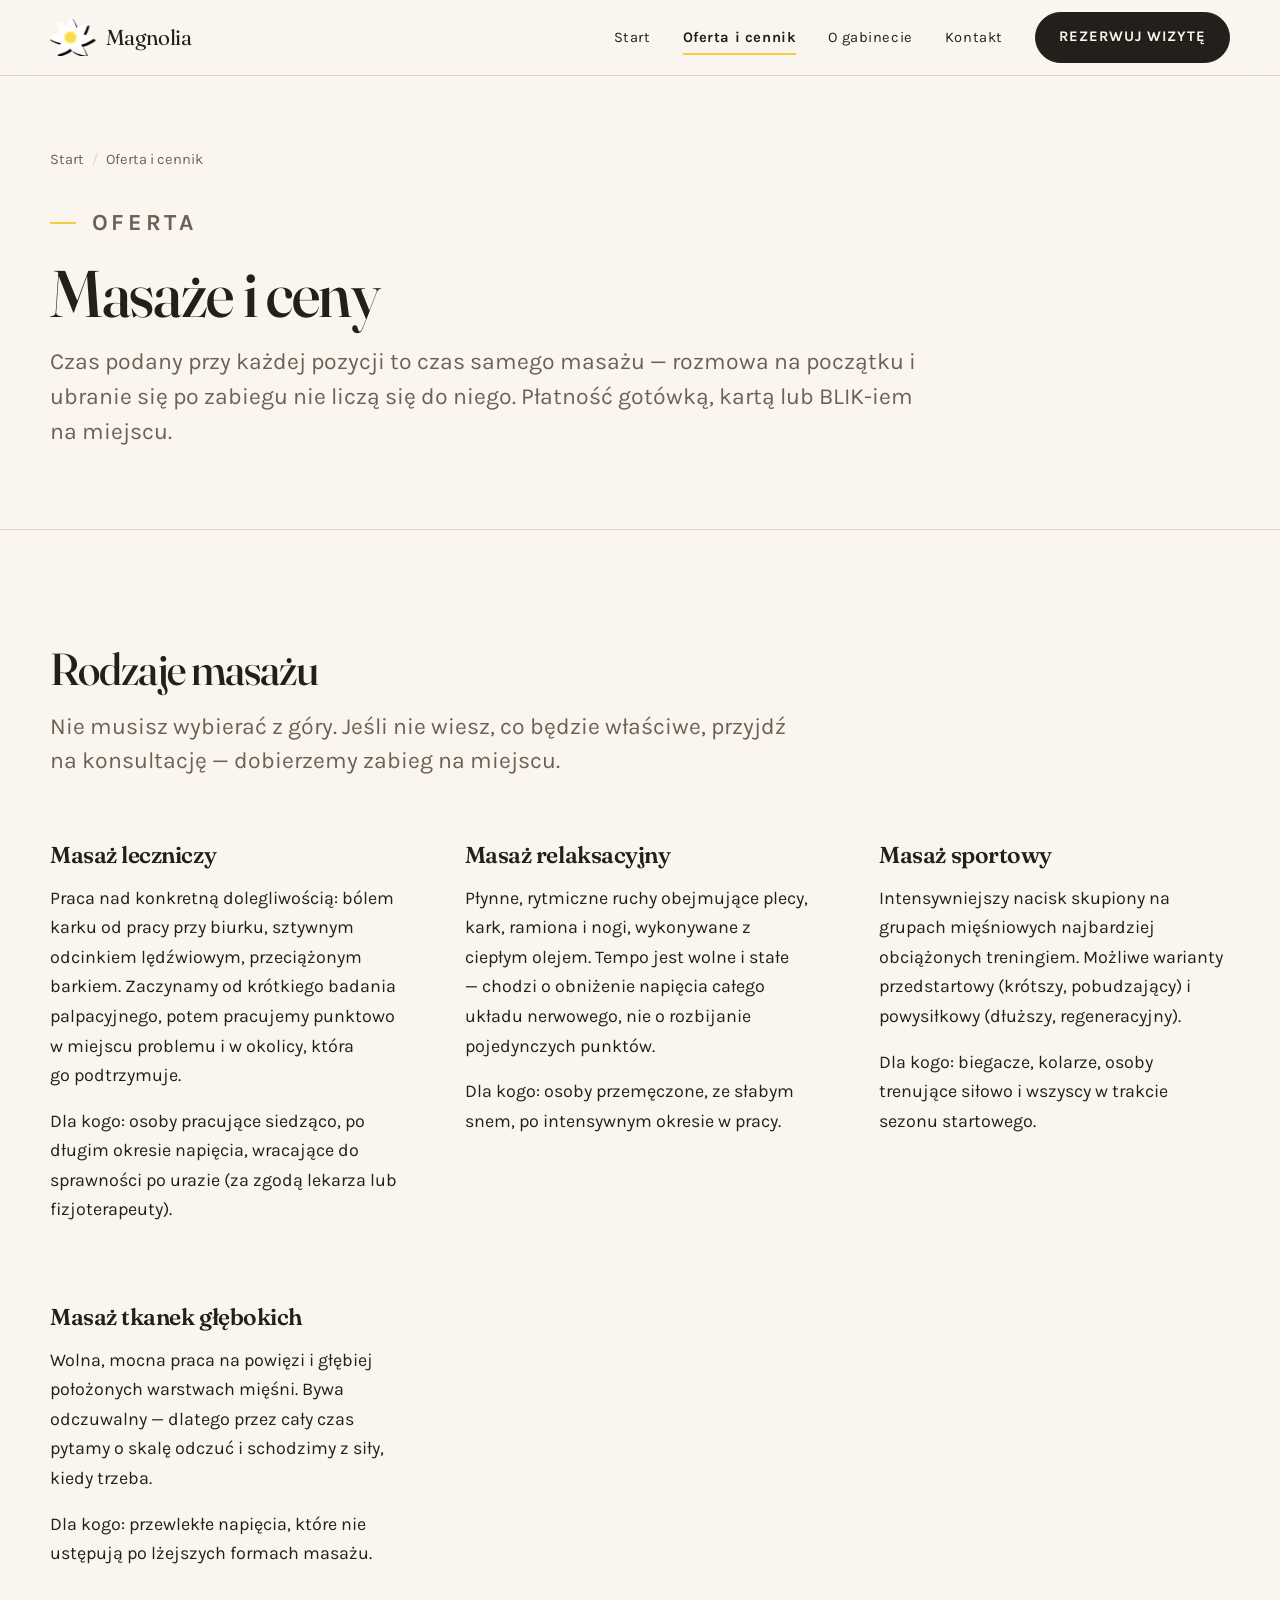
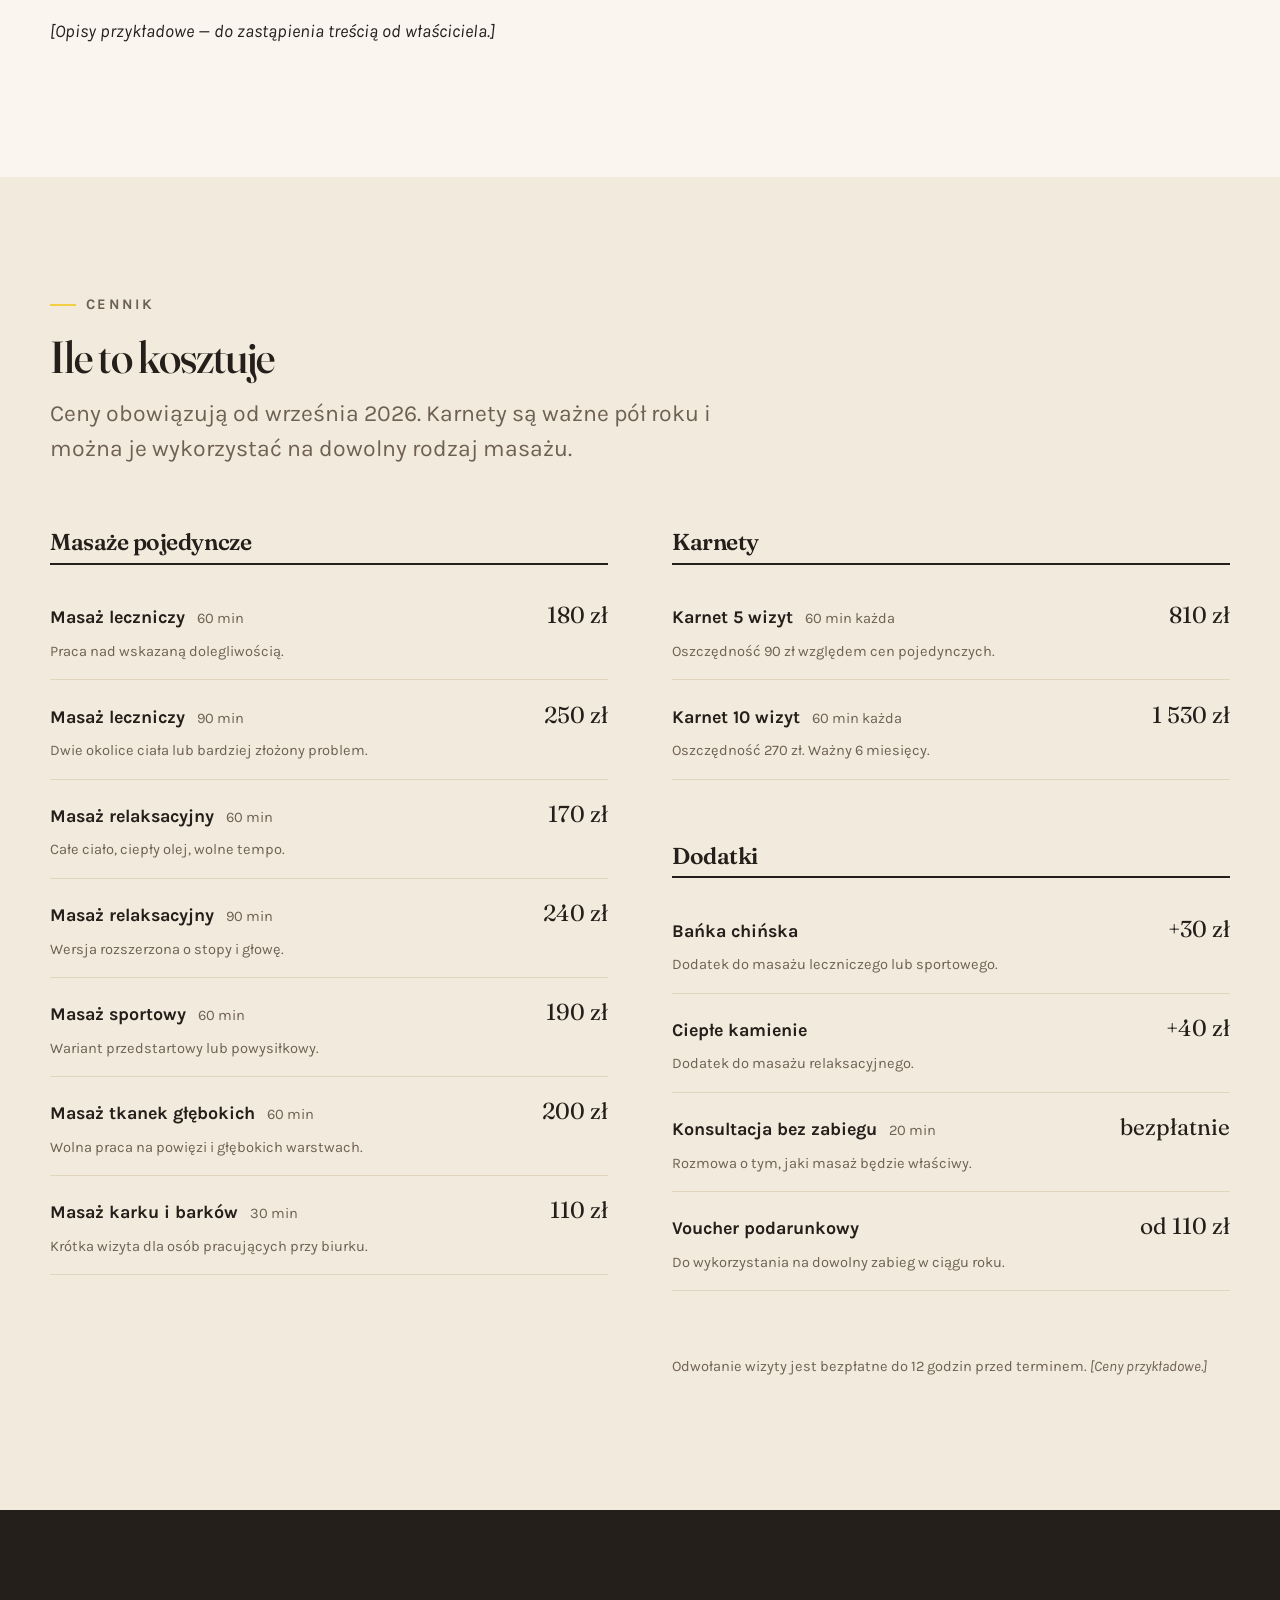
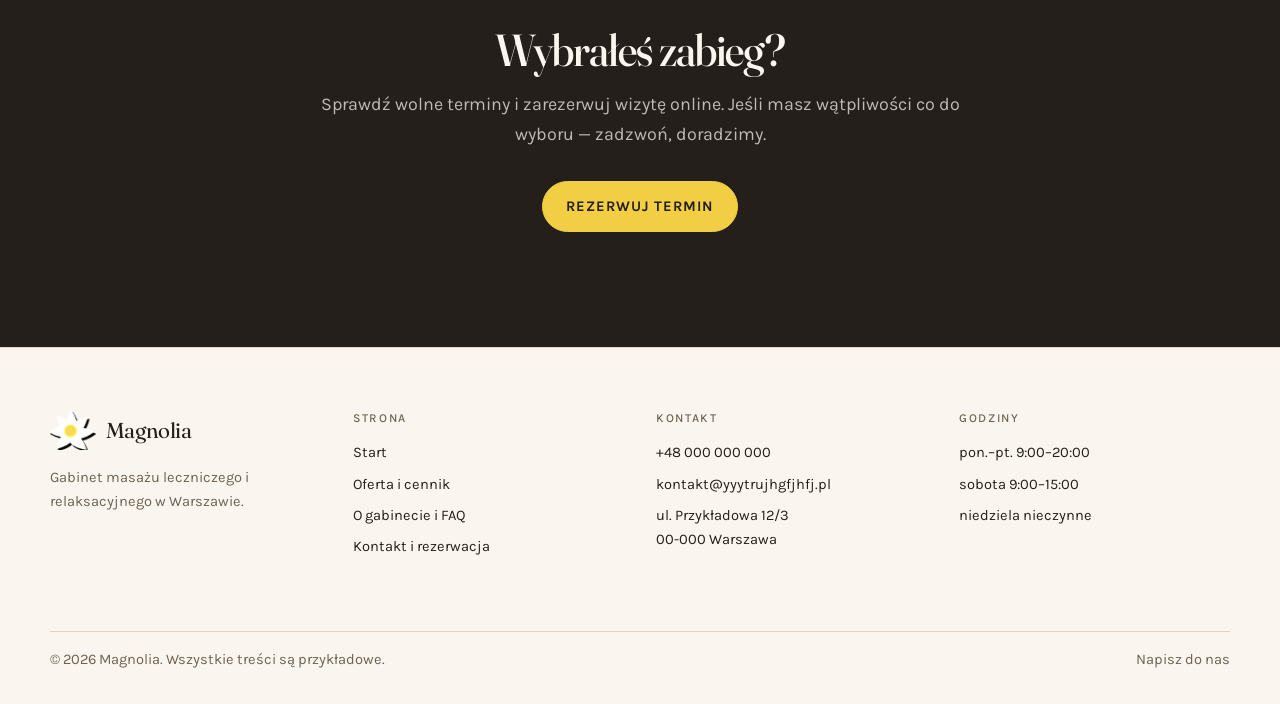
<file: oferta/index.html>
<!DOCTYPE html>
<html lang="pl">
<head>
<meta charset="utf-8">
<meta name="viewport" content="width=device-width, initial-scale=1">

<title>Oferta i cennik masaży — Magnolia, Warszawa</title>
<meta name="description" content="Cennik masażu leczniczego, relaksacyjnego, sportowego i tkanek głębokich. Zabiegi 30, 60 i 90 minut oraz karnety. Ceny od 150 zł.">
<link rel="canonical" href="https://yyytrujhgfjhfj.pl/oferta/">
<meta name="robots" content="index, follow, max-image-preview:large">

<meta property="og:type" content="website">
<meta property="og:locale" content="pl_PL">
<meta property="og:site_name" content="Magnolia">
<meta property="og:title" content="Oferta i cennik masaży — Magnolia">
<meta property="og:description" content="Masaż leczniczy, relaksacyjny, sportowy i tkanek głębokich. Zabiegi 30, 60 i 90 minut oraz karnety.">
<meta property="og:url" content="https://yyytrujhgfjhfj.pl/oferta/">
<meta property="og:image" content="https://yyytrujhgfjhfj.pl/assets/img/detal.svg">
<meta name="twitter:card" content="summary_large_image">

<link rel="icon" href="/assets/img/favicon.svg" type="image/svg+xml">
<link rel="apple-touch-icon" href="/assets/img/logo-mark.png">

<link rel="preconnect" href="https://fonts.googleapis.com">
<link rel="preconnect" href="https://fonts.gstatic.com" crossorigin>
<link rel="stylesheet" href="https://fonts.googleapis.com/css2?family=Fraunces:opsz,wght@9..144,400..700&family=Karla:wght@400..700&display=swap">

<link rel="stylesheet" href="/assets/css/style.css">
<script src="/assets/js/main.js" defer></script>

<script type="application/ld+json">
{
  "@context": "https://schema.org",
  "@type": "BreadcrumbList",
  "itemListElement": [
    { "@type": "ListItem", "position": 1, "name": "Start", "item": "https://yyytrujhgfjhfj.pl/" },
    { "@type": "ListItem", "position": 2, "name": "Oferta i cennik", "item": "https://yyytrujhgfjhfj.pl/oferta/" }
  ]
}
</script>

<script type="application/ld+json">
{
  "@context": "https://schema.org",
  "@type": "OfferCatalog",
  "name": "Cennik masaży Magnolia",
  "url": "https://yyytrujhgfjhfj.pl/oferta/",
  "provider": { "@id": "https://yyytrujhgfjhfj.pl/#gabinet" },
  "itemListElement": [
    { "@type": "Offer", "priceCurrency": "PLN", "price": "180",
      "itemOffered": { "@type": "Service", "name": "Masaż leczniczy 60 min", "serviceType": "Masaż leczniczy" } },
    { "@type": "Offer", "priceCurrency": "PLN", "price": "170",
      "itemOffered": { "@type": "Service", "name": "Masaż relaksacyjny 60 min", "serviceType": "Masaż relaksacyjny" } },
    { "@type": "Offer", "priceCurrency": "PLN", "price": "190",
      "itemOffered": { "@type": "Service", "name": "Masaż sportowy 60 min", "serviceType": "Masaż sportowy" } },
    { "@type": "Offer", "priceCurrency": "PLN", "price": "200",
      "itemOffered": { "@type": "Service", "name": "Masaż tkanek głębokich 60 min", "serviceType": "Masaż tkanek głębokich" } }
  ]
}
</script>
</head>

<body>
<a class="skip-link" href="#main">Przejdź do treści</a>

<header class="site-header">
  <div class="wrap site-header__inner">
    <a class="brand" href="/">
      <img src="/assets/img/logo-mark.png" alt="" width="46" height="38">
      <span>Magnolia</span>
    </a>

    <button class="nav-toggle" type="button" aria-expanded="false" aria-controls="nav" aria-label="Menu">
      <svg viewBox="0 0 24 24" fill="none" stroke-width="1.8" stroke-linecap="round" aria-hidden="true">
        <path d="M3 6h18M3 12h18M3 18h18"/>
      </svg>
    </button>

    <nav class="nav" id="nav" aria-label="Menu główne">
      <ul class="nav__list">
        <li><a class="nav__link" href="/">Start</a></li>
        <li><a class="nav__link" href="/oferta/" aria-current="page">Oferta i cennik</a></li>
        <li><a class="nav__link" href="/gabinet/">O gabinecie</a></li>
        <li><a class="nav__link" href="/kontakt/">Kontakt</a></li>
      </ul>
      <a class="btn btn--solid" href="/kontakt/#rezerwacja">Rezerwuj wizytę</a>
    </nav>
  </div>
</header>

<main id="main">

  <section class="page-head wrap">
    <nav class="breadcrumbs" aria-label="Ścieżka nawigacji">
      <ol>
        <li><a href="/">Start</a></li>
        <li>Oferta i cennik</li>
      </ol>
    </nav>
    <p class="eyebrow">Oferta</p>
    <h1>Masaże i ceny</h1>
    <p class="lead">Czas podany przy każdej pozycji to czas samego masażu — rozmowa na początku i ubranie się po zabiegu nie liczą się do niego. Płatność gotówką, kartą lub BLIK-iem na miejscu.</p>
  </section>

  <!-- OPISY ZABIEGÓW -->
  <section class="section section--edge" aria-labelledby="zabiegi">
    <div class="wrap">
      <div class="section__head">
        <h2 id="zabiegi">Rodzaje masażu</h2>
        <p class="lead">Nie musisz wybierać z góry. Jeśli nie wiesz, co będzie właściwe, przyjdź na konsultację — dobierzemy zabieg na miejscu.</p>
      </div>

      <div class="grid-2" style="align-items:start">
        <article id="leczniczy">
          <h3>Masaż leczniczy</h3>
          <p>Praca nad konkretną dolegliwością: bólem karku od pracy przy biurku, sztywnym odcinkiem lędźwiowym, przeciążonym barkiem. Zaczynamy od krótkiego badania palpacyjnego, potem pracujemy punktowo w miejscu problemu i w okolicy, która go podtrzymuje.</p>
          <p>Dla kogo: osoby pracujące siedząco, po długim okresie napięcia, wracające do sprawności po urazie (za zgodą lekarza lub fizjoterapeuty).</p>
        </article>

        <article id="relaksacyjny">
          <h3>Masaż relaksacyjny</h3>
          <p>Płynne, rytmiczne ruchy obejmujące plecy, kark, ramiona i nogi, wykonywane z ciepłym olejem. Tempo jest wolne i stałe — chodzi o obniżenie napięcia całego układu nerwowego, nie o rozbijanie pojedynczych punktów.</p>
          <p>Dla kogo: osoby przemęczone, ze słabym snem, po intensywnym okresie w pracy.</p>
        </article>

        <article id="sportowy">
          <h3>Masaż sportowy</h3>
          <p>Intensywniejszy nacisk skupiony na grupach mięśniowych najbardziej obciążonych treningiem. Możliwe warianty przedstartowy (krótszy, pobudzający) i powysiłkowy (dłuższy, regeneracyjny).</p>
          <p>Dla kogo: biegacze, kolarze, osoby trenujące siłowo i wszyscy w trakcie sezonu startowego.</p>
        </article>

        <article id="tkanki-glebokie">
          <h3>Masaż tkanek głębokich</h3>
          <p>Wolna, mocna praca na powięzi i głębiej położonych warstwach mięśni. Bywa odczuwalny — dlatego przez cały czas pytamy o skalę odczuć i schodzimy z siły, kiedy trzeba.</p>
          <p>Dla kogo: przewlekłe napięcia, które nie ustępują po lżejszych formach masażu.</p>
        </article>
      </div>

      <p style="margin-top:var(--space-m)"><em>[Opisy przykładowe — do zastąpienia treścią od właściciela.]</em></p>
    </div>
  </section>

  <!-- CENNIK -->
  <section class="section section--tint" id="cennik" aria-labelledby="cennik-naglowek">
    <div class="wrap">
      <div class="section__head">
        <p class="eyebrow">Cennik</p>
        <h2 id="cennik-naglowek">Ile to kosztuje</h2>
        <p class="lead">Ceny obowiązują od września 2026. Karnety są ważne pół roku i można je wykorzystać na dowolny rodzaj masażu.</p>
      </div>

      <div class="grid-2" style="align-items:start;gap:var(--space-l)">
        <div>
          <div class="menu-group">
            <h3>Masaże pojedyncze</h3>

            <div class="menu-item">
              <span class="menu-item__name">Masaż leczniczy <span class="menu-item__time">60 min</span></span>
              <span class="menu-item__price">180 zł</span>
              <p class="menu-item__desc">Praca nad wskazaną dolegliwością.</p>
            </div>

            <div class="menu-item">
              <span class="menu-item__name">Masaż leczniczy <span class="menu-item__time">90 min</span></span>
              <span class="menu-item__price">250 zł</span>
              <p class="menu-item__desc">Dwie okolice ciała lub bardziej złożony problem.</p>
            </div>

            <div class="menu-item">
              <span class="menu-item__name">Masaż relaksacyjny <span class="menu-item__time">60 min</span></span>
              <span class="menu-item__price">170 zł</span>
              <p class="menu-item__desc">Całe ciało, ciepły olej, wolne tempo.</p>
            </div>

            <div class="menu-item">
              <span class="menu-item__name">Masaż relaksacyjny <span class="menu-item__time">90 min</span></span>
              <span class="menu-item__price">240 zł</span>
              <p class="menu-item__desc">Wersja rozszerzona o stopy i głowę.</p>
            </div>

            <div class="menu-item">
              <span class="menu-item__name">Masaż sportowy <span class="menu-item__time">60 min</span></span>
              <span class="menu-item__price">190 zł</span>
              <p class="menu-item__desc">Wariant przedstartowy lub powysiłkowy.</p>
            </div>

            <div class="menu-item">
              <span class="menu-item__name">Masaż tkanek głębokich <span class="menu-item__time">60 min</span></span>
              <span class="menu-item__price">200 zł</span>
              <p class="menu-item__desc">Wolna praca na powięzi i głębokich warstwach.</p>
            </div>

            <div class="menu-item">
              <span class="menu-item__name">Masaż karku i barków <span class="menu-item__time">30 min</span></span>
              <span class="menu-item__price">110 zł</span>
              <p class="menu-item__desc">Krótka wizyta dla osób pracujących przy biurku.</p>
            </div>
          </div>
        </div>

        <div>
          <div class="menu-group">
            <h3>Karnety</h3>

            <div class="menu-item">
              <span class="menu-item__name">Karnet 5 wizyt <span class="menu-item__time">60 min każda</span></span>
              <span class="menu-item__price">810 zł</span>
              <p class="menu-item__desc">Oszczędność 90 zł względem cen pojedynczych.</p>
            </div>

            <div class="menu-item">
              <span class="menu-item__name">Karnet 10 wizyt <span class="menu-item__time">60 min każda</span></span>
              <span class="menu-item__price">1 530 zł</span>
              <p class="menu-item__desc">Oszczędność 270 zł. Ważny 6 miesięcy.</p>
            </div>
          </div>

          <div class="menu-group">
            <h3>Dodatki</h3>

            <div class="menu-item">
              <span class="menu-item__name">Bańka chińska</span>
              <span class="menu-item__price">+30 zł</span>
              <p class="menu-item__desc">Dodatek do masażu leczniczego lub sportowego.</p>
            </div>

            <div class="menu-item">
              <span class="menu-item__name">Ciepłe kamienie</span>
              <span class="menu-item__price">+40 zł</span>
              <p class="menu-item__desc">Dodatek do masażu relaksacyjnego.</p>
            </div>

            <div class="menu-item">
              <span class="menu-item__name">Konsultacja bez zabiegu <span class="menu-item__time">20 min</span></span>
              <span class="menu-item__price">bezpłatnie</span>
              <p class="menu-item__desc">Rozmowa o tym, jaki masaż będzie właściwy.</p>
            </div>

            <div class="menu-item">
              <span class="menu-item__name">Voucher podarunkowy</span>
              <span class="menu-item__price">od 110 zł</span>
              <p class="menu-item__desc">Do wykorzystania na dowolny zabieg w ciągu roku.</p>
            </div>
          </div>

          <p style="font-size:var(--step--1);color:var(--ink-soft)">Odwołanie wizyty jest bezpłatne do 12 godzin przed terminem. <em>[Ceny przykładowe.]</em></p>
        </div>
      </div>
    </div>
  </section>

  <section class="cta-band">
    <div class="wrap-narrow">
      <h2>Wybrałeś zabieg?</h2>
      <p>Sprawdź wolne terminy i zarezerwuj wizytę online. Jeśli masz wątpliwości co do wyboru — zadzwoń, doradzimy.</p>
      <div class="btn-row">
        <a class="btn" href="/kontakt/#rezerwacja">Rezerwuj termin</a>
      </div>
    </div>
  </section>

</main>

<footer class="site-footer">
  <div class="wrap">
    <div class="site-footer__grid">
      <div>
        <a class="brand" href="/">
          <img src="/assets/img/logo-mark.png" alt="" width="46" height="38" loading="lazy">
          <span>Magnolia</span>
        </a>
        <p style="margin-top:1rem;color:var(--ink-soft)">Gabinet masażu leczniczego i relaksacyjnego w Warszawie.</p>
      </div>

      <nav aria-labelledby="stopka-nawigacja">
        <h2 id="stopka-nawigacja">Strona</h2>
        <ul>
          <li><a href="/">Start</a></li>
          <li><a href="/oferta/">Oferta i cennik</a></li>
          <li><a href="/gabinet/">O gabinecie i FAQ</a></li>
          <li><a href="/kontakt/">Kontakt i rezerwacja</a></li>
        </ul>
      </nav>

      <div>
        <h2>Kontakt</h2>
        <ul>
          <li><a href="tel:+48000000000">+48 000 000 000</a></li>
          <li><a href="mailto:kontakt@yyytrujhgfjhfj.pl">kontakt@yyytrujhgfjhfj.pl</a></li>
          <li>ul. Przykładowa 12/3<br>00-000 Warszawa</li>
        </ul>
      </div>

      <div>
        <h2>Godziny</h2>
        <ul>
          <li>pon.–pt. 9:00–20:00</li>
          <li>sobota 9:00–15:00</li>
          <li>niedziela nieczynne</li>
        </ul>
      </div>
    </div>

    <div class="site-footer__bottom">
      <p style="margin:0">© 2026 Magnolia. Wszystkie treści są przykładowe.</p>
      <p style="margin:0"><a href="/kontakt/">Napisz do nas</a></p>
    </div>
  </div>
</footer>

</body>
</html>
</file>
<file: assets/css/style.css>
/* ==========================================================================
   Magnolia — arkusz stylów
   Wszystkie kolory, odstępy i kroje pisma są zdefiniowane jako zmienne
   w bloku :root poniżej. Zmiana marki = zmiana kilkunastu linii.
   ========================================================================== */

/* --- 1. Tokeny -------------------------------------------------------- */
:root {
  /* Kolory */
  --paper:      #FAF6EF;  /* tło główne, ciepła biel */
  --paper-2:    #F2EADC;  /* tło sekcji przeplatanych */
  --sand:       #E2D5C0;  /* linie, obramowania */
  --ink:        #241F1B;  /* tekst główny, czerń z logo */
  --ink-soft:   #6E6153;  /* tekst drugorzędny */
  --sun:        #F2CE45;  /* akcent — słońce z logo */
  --sun-soft:   #FBEBA6;  /* poświata akcentu */
  --leaf:       #7C8465;  /* akcent pomocniczy, stonowana oliwka */

  /* Typografia */
  --font-display: "Fraunces", Georgia, "Times New Roman", serif;
  --font-body: "Karla", -apple-system, BlinkMacSystemFont, "Segoe UI", Arial, sans-serif;

  --step--1: clamp(0.84rem, 0.82rem + 0.12vw, 0.92rem);
  --step-0:  clamp(1rem, 0.96rem + 0.2vw, 1.12rem);
  --step-1:  clamp(1.2rem, 1.12rem + 0.4vw, 1.45rem);
  --step-2:  clamp(1.5rem, 1.34rem + 0.8vw, 2rem);
  --step-3:  clamp(1.9rem, 1.6rem + 1.5vw, 2.9rem);
  --step-4:  clamp(2.4rem, 1.8rem + 2.9vw, 4.4rem);

  /* Rytm */
  --space-xs: 0.5rem;
  --space-s:  1rem;
  --space-m:  2rem;
  --space-l:  4rem;
  --space-xl: clamp(4rem, 9vw, 7.5rem);

  --wrap: 1180px;
  --wrap-narrow: 720px;
  --radius: 4px;
  --radius-organic: 48% 52% 42% 58% / 55% 45% 55% 45%;
}

/* --- 2. Reset i podstawy ---------------------------------------------- */
*, *::before, *::after { box-sizing: border-box; }

html { scroll-behavior: smooth; -webkit-text-size-adjust: 100%; }

body {
  margin: 0;
  background: var(--paper);
  color: var(--ink);
  font-family: var(--font-body);
  font-size: var(--step-0);
  line-height: 1.65;
  font-synthesis-weight: none;
  -webkit-font-smoothing: antialiased;
}

img, svg, iframe { max-width: 100%; display: block; }
img { height: auto; }

h1, h2, h3, h4 {
  font-family: var(--font-display);
  font-weight: 500;
  line-height: 1.08;
  letter-spacing: -0.02em;
  margin: 0 0 var(--space-s);
  text-wrap: balance;
}

h1 { font-size: var(--step-4); font-variation-settings: "opsz" 144; }
h2 { font-size: var(--step-3); font-variation-settings: "opsz" 100; }
h3 { font-size: var(--step-1); font-weight: 600; font-variation-settings: "opsz" 30; }

p { margin: 0 0 var(--space-s); max-width: 62ch; text-wrap: pretty; }

a { color: inherit; text-underline-offset: 0.22em; text-decoration-thickness: 1px; }
a:hover { text-decoration-color: var(--sun); }

:focus-visible {
  outline: 2px solid var(--ink);
  outline-offset: 3px;
  border-radius: 2px;
}

::selection { background: var(--sun-soft); color: var(--ink); }

/* --- 3. Pomocnicze ----------------------------------------------------- */
.wrap { width: min(100% - 2.5rem, var(--wrap)); margin-inline: auto; }
.wrap-narrow { width: min(100% - 2.5rem, var(--wrap-narrow)); margin-inline: auto; }

.section { padding-block: var(--space-xl); }
.section--tint { background: var(--paper-2); }
.section--edge { border-top: 1px solid var(--sand); }

.eyebrow {
  font-size: var(--step--1);
  letter-spacing: 0.16em;
  text-transform: uppercase;
  font-weight: 700;
  color: var(--ink-soft);
  margin: 0 0 var(--space-s);
  display: flex;
  align-items: center;
  gap: 0.7em;
}
.eyebrow::before {
  content: "";
  width: 1.6rem;
  height: 2px;
  background: var(--sun);
  flex: none;
}

.lead { font-size: var(--step-1); color: var(--ink-soft); line-height: 1.5; }

.skip-link {
  position: absolute;
  left: -9999px;
  background: var(--ink);
  color: var(--paper);
  padding: 0.75rem 1.25rem;
  z-index: 100;
}
.skip-link:focus { left: 1rem; top: 1rem; }

.visually-hidden {
  position: absolute; width: 1px; height: 1px;
  padding: 0; margin: -1px; overflow: hidden;
  clip-path: inset(50%); white-space: nowrap;
}

/* --- 4. Przyciski ------------------------------------------------------ */
.btn {
  display: inline-flex;
  align-items: center;
  gap: 0.6em;
  padding: 0.85em 1.6em;
  font-family: var(--font-body);
  font-size: var(--step--1);
  font-weight: 700;
  letter-spacing: 0.06em;
  text-transform: uppercase;
  text-decoration: none;
  border: 1px solid var(--ink);
  border-radius: 999px;
  cursor: pointer;
  transition: background-color 0.25s ease, color 0.25s ease, transform 0.25s ease;
}
.btn--solid { background: var(--ink); color: var(--paper); }
.btn--solid:hover { background: var(--sun); color: var(--ink); border-color: var(--sun); }
.btn--ghost { background: transparent; color: var(--ink); }
.btn--ghost:hover { background: var(--ink); color: var(--paper); }
.btn:active { transform: translateY(1px); }

.btn-row { display: flex; flex-wrap: wrap; gap: var(--space-s); }

/* --- 5. Nagłówek strony ----------------------------------------------- */
.site-header {
  position: sticky;
  top: 0;
  z-index: 50;
  background: color-mix(in srgb, var(--paper) 88%, transparent);
  backdrop-filter: blur(8px);
  border-bottom: 1px solid var(--sand);
}

.site-header__inner {
  display: flex;
  align-items: center;
  justify-content: space-between;
  gap: var(--space-s);
  padding-block: 0.75rem;
}

.brand { display: flex; align-items: center; gap: 0.6rem; text-decoration: none; }
.brand img { width: 46px; height: auto; }
.brand span {
  font-family: var(--font-display);
  font-size: 1.35rem;
  font-variation-settings: "opsz" 60;
  letter-spacing: -0.01em;
}

.nav { display: flex; align-items: center; gap: var(--space-m); }
.nav__list { display: flex; gap: var(--space-m); list-style: none; margin: 0; padding: 0; }
.nav__link {
  text-decoration: none;
  font-size: var(--step--1);
  letter-spacing: 0.04em;
  padding-block: 0.4rem;
  border-bottom: 2px solid transparent;
}
.nav__link:hover { border-bottom-color: var(--sand); }
.nav__link[aria-current="page"] { border-bottom-color: var(--sun); font-weight: 700; }

.nav-toggle { display: none; background: none; border: 0; padding: 0.5rem; cursor: pointer; }
.nav-toggle svg { width: 26px; height: 26px; stroke: var(--ink); }

@media (max-width: 860px) {
  .nav-toggle { display: block; }
  .nav {
    position: fixed;
    inset: 64px 0 auto;
    background: var(--paper);
    border-bottom: 1px solid var(--sand);
    flex-direction: column;
    align-items: stretch;
    gap: 0;
    padding: var(--space-s) 1.25rem var(--space-m);
    display: none;
  }
  .nav[data-open="true"] { display: flex; }
  .nav__list { flex-direction: column; gap: 0; }
  .nav__link { display: block; padding: 0.9rem 0; border-bottom: 1px solid var(--sand); font-size: var(--step-0); }
  .nav .btn { margin-top: var(--space-s); justify-content: center; }
}

/* --- 6. Hero ----------------------------------------------------------- */
.hero { padding-block: clamp(3rem, 7vw, 6rem) var(--space-xl); }

.hero__grid {
  display: grid;
  grid-template-columns: 1.05fr 0.95fr;
  gap: clamp(2rem, 5vw, 4.5rem);
  align-items: center;
}

.hero__title { margin-bottom: var(--space-m); }
.hero__title em {
  font-style: normal;
  display: block;
  color: var(--ink-soft);
}

.hero__meta {
  margin-top: var(--space-l);
  padding-top: var(--space-s);
  border-top: 1px solid var(--sand);
  display: flex;
  flex-wrap: wrap;
  gap: var(--space-m);
  font-size: var(--step--1);
  color: var(--ink-soft);
}
.hero__meta dt { font-weight: 700; color: var(--ink); letter-spacing: 0.04em; text-transform: uppercase; font-size: 0.75rem; }
.hero__meta dd { margin: 0.15rem 0 0; }

/* Wizualizacja hero + element sygnaturowy: oddychające słońce */
.hero__visual { position: relative; }
.hero__photo {
  width: 100%;
  aspect-ratio: 4 / 5;
  object-fit: cover;
  border-radius: var(--radius-organic);
  background: var(--paper-2);
}

.breath {
  position: absolute;
  left: -6%;
  bottom: 8%;
  width: clamp(96px, 17vw, 168px);
  aspect-ratio: 1;
  pointer-events: none;
}
.breath__glow, .breath__core {
  position: absolute;
  inset: 0;
  border-radius: 50%;
  transform-origin: center;
}
.breath__glow { background: var(--sun-soft); animation: breathe 11s ease-in-out infinite; }
.breath__core { inset: 22%; background: var(--sun); animation: breathe 11s ease-in-out infinite 0.35s; }

@keyframes breathe {
  0%, 100% { transform: scale(0.82); opacity: 0.82; }
  45%      { transform: scale(1.06); opacity: 1; }
  62%      { transform: scale(1.02); opacity: 0.96; }
}

@media (max-width: 860px) {
  .hero__grid { grid-template-columns: 1fr; }
  .hero__visual { order: -1; }
  .hero__photo { aspect-ratio: 3 / 2; }
  .breath { left: auto; right: 4%; bottom: -8%; }
}

/* --- 7. Siatki treści -------------------------------------------------- */
.grid-3 {
  display: grid;
  grid-template-columns: repeat(auto-fit, minmax(min(100%, 260px), 1fr));
  gap: var(--space-m);
}

.grid-2 {
  display: grid;
  grid-template-columns: repeat(auto-fit, minmax(min(100%, 320px), 1fr));
  gap: clamp(2rem, 5vw, 4rem);
  align-items: center;
}

.section__head { max-width: 46rem; margin-bottom: var(--space-l); }

/* Karta usługi */
.card {
  background: var(--paper);
  border: 1px solid var(--sand);
  border-radius: var(--radius);
  padding: var(--space-m) calc(var(--space-m) - 0.4rem);
  display: flex;
  flex-direction: column;
  transition: border-color 0.25s ease, transform 0.25s ease;
}
.card:hover { border-color: var(--ink); transform: translateY(-3px); }
.card h3 { margin-bottom: 0.4rem; }
.card p { font-size: var(--step--1); color: var(--ink-soft); }
/* tylko akapit opisu rozpycha kartę — nie etykieta nad tytułem */
.card p:not(.card__tag) { flex: 1 1 auto; }
.card__tag {
  flex: 0 0 auto;
  font-size: 0.72rem;
  letter-spacing: 0.14em;
  text-transform: uppercase;
  font-weight: 700;
  color: var(--leaf);
  margin-bottom: var(--space-s);
}
.card__link {
  font-size: var(--step--1);
  font-weight: 700;
  text-decoration: none;
  border-bottom: 2px solid var(--sun);
  align-self: flex-start;
  padding-bottom: 2px;
}

/* --- 8. Cennik (menu zabiegów) ---------------------------------------- */
.menu-group { margin-bottom: var(--space-l); }
.menu-group > h3 {
  padding-bottom: var(--space-xs);
  border-bottom: 2px solid var(--ink);
  margin-bottom: var(--space-s);
}

.menu-item {
  display: grid;
  grid-template-columns: 1fr auto;
  align-items: baseline;
  gap: 0.35rem 0.75rem;
  padding-block: 0.95rem;
  border-bottom: 1px solid var(--sand);
}
.menu-item__name { font-weight: 700; }
.menu-item__price { font-family: var(--font-display); font-size: var(--step-1); font-variation-settings: "opsz" 40; white-space: nowrap; }
.menu-item__desc {
  grid-column: 1 / -1;
  font-size: var(--step--1);
  color: var(--ink-soft);
  margin: 0;
  max-width: 58ch;
}
.menu-item__time {
  font-size: var(--step--1);
  color: var(--ink-soft);
  font-weight: 400;
  margin-left: 0.5em;
}

/* --- 9. FAQ (bez JS) --------------------------------------------------- */
.faq { border-top: 1px solid var(--sand); }
.faq__item { border-bottom: 1px solid var(--sand); }
.faq__q {
  font-family: var(--font-display);
  font-size: var(--step-1);
  font-variation-settings: "opsz" 40;
  padding: 1.15rem 2.5rem 1.15rem 0;
  cursor: pointer;
  list-style: none;
  position: relative;
}
.faq__q::-webkit-details-marker { display: none; }
.faq__q::after {
  content: "";
  position: absolute;
  right: 0.35rem;
  top: 1.7rem;
  width: 12px; height: 12px;
  border-right: 2px solid var(--ink);
  border-bottom: 2px solid var(--ink);
  transform: rotate(45deg);
  transition: transform 0.25s ease;
}
.faq__item[open] .faq__q::after { transform: rotate(-135deg); }
.faq__item[open] .faq__q { color: var(--ink); }
.faq__a { padding: 0 2.5rem 1.4rem 0; color: var(--ink-soft); }
.faq__a p:last-child { margin-bottom: 0; }

/* --- 10. Kroki / lista numerowana ------------------------------------- */
.steps { list-style: none; margin: 0; padding: 0; counter-reset: step; }
.steps li {
  counter-increment: step;
  display: grid;
  grid-template-columns: auto 1fr;
  gap: var(--space-s);
  padding-block: var(--space-s);
  border-bottom: 1px solid var(--sand);
}
.steps li::before {
  content: counter(step, decimal-leading-zero);
  font-family: var(--font-display);
  font-size: var(--step-1);
  color: var(--sun);
  font-weight: 600;
  line-height: 1.2;
}
.steps h3 { font-size: var(--step-0); margin-bottom: 0.2rem; }
.steps p { margin: 0; font-size: var(--step--1); color: var(--ink-soft); }

/* --- 11. Cytat / wyróżnienie ------------------------------------------ */
.pullquote {
  font-family: var(--font-display);
  font-size: var(--step-2);
  font-variation-settings: "opsz" 100;
  line-height: 1.28;
  max-width: 26ch;
  margin: 0;
  border-left: 3px solid var(--sun);
  padding-left: var(--space-m);
}
.pullquote cite { display: block; font-family: var(--font-body); font-size: var(--step--1); font-style: normal; color: var(--ink-soft); margin-top: var(--space-s); letter-spacing: 0.04em; }

.figure-organic {
  width: 100%;
  aspect-ratio: 1;
  object-fit: cover;
  border-radius: var(--radius-organic);
  background: var(--paper-2);
}

/* --- 12. Kontakt / rezerwacja ----------------------------------------- */
.contact-grid {
  display: grid;
  grid-template-columns: repeat(auto-fit, minmax(min(100%, 280px), 1fr));
  gap: var(--space-m);
}

.contact-block h3 { font-size: var(--step-0); text-transform: uppercase; letter-spacing: 0.1em; font-family: var(--font-body); font-weight: 700; color: var(--ink-soft); }
.contact-block p { font-size: var(--step-1); }
.contact-block a { text-decoration-color: var(--sun); }

/* Osadzony widget rezerwacji — miejsce na kod zewnętrzny */
.booking {
  border: 1px dashed var(--sand);
  border-radius: var(--radius);
  background: var(--paper-2);
  padding: clamp(1.5rem, 4vw, 3rem);
  text-align: center;
  min-height: 340px;
  display: flex;
  flex-direction: column;
  align-items: center;
  justify-content: center;
  gap: var(--space-s);
}
.booking__note { font-size: var(--step--1); color: var(--ink-soft); max-width: 44ch; margin: 0; }

/* Mapa — fasada ładowana na kliknięcie (szybkość + prywatność) */
.map { position: relative; border: 1px solid var(--sand); border-radius: var(--radius); overflow: hidden; }
.map__facade {
  width: 100%;
  min-height: 380px;
  border: 0;
  background:
    repeating-linear-gradient(45deg, var(--paper-2) 0 14px, var(--paper) 14px 28px);
  cursor: pointer;
  display: flex;
  flex-direction: column;
  align-items: center;
  justify-content: center;
  gap: 0.75rem;
  font-family: var(--font-body);
  color: var(--ink);
  padding: var(--space-m);
}
.map__facade strong { font-size: var(--step-1); font-family: var(--font-display); font-weight: 500; }
.map__facade span { font-size: var(--step--1); color: var(--ink-soft); }
.map iframe { width: 100%; min-height: 380px; border: 0; display: block; }

/* --- 13. Pasek CTA ----------------------------------------------------- */
.cta-band {
  background: var(--ink);
  color: var(--paper);
  padding-block: var(--space-xl);
  text-align: center;
}
.cta-band h2 { color: var(--paper); }
.cta-band p { color: color-mix(in srgb, var(--paper) 72%, transparent); margin-inline: auto; }
.cta-band .btn { border-color: var(--sun); background: var(--sun); color: var(--ink); }
.cta-band .btn:hover { background: transparent; color: var(--sun); }
.cta-band .btn-row { justify-content: center; margin-top: var(--space-m); }

/* --- 14. Stopka -------------------------------------------------------- */
.site-footer {
  border-top: 1px solid var(--sand);
  padding-block: var(--space-l) var(--space-m);
  font-size: var(--step--1);
}
.site-footer__grid {
  display: grid;
  grid-template-columns: repeat(auto-fit, minmax(min(100%, 220px), 1fr));
  gap: var(--space-m);
  margin-bottom: var(--space-l);
}
.site-footer h2 {
  font-family: var(--font-body);
  font-size: 0.75rem;
  letter-spacing: 0.14em;
  text-transform: uppercase;
  color: var(--ink-soft);
  margin-bottom: var(--space-s);
}
.site-footer ul { list-style: none; margin: 0; padding: 0; }
.site-footer li { margin-bottom: 0.45rem; }
.site-footer a { text-decoration: none; }
.site-footer a:hover { text-decoration: underline; text-decoration-color: var(--sun); }
.site-footer__bottom {
  border-top: 1px solid var(--sand);
  padding-top: var(--space-s);
  display: flex;
  flex-wrap: wrap;
  gap: var(--space-s);
  justify-content: space-between;
  color: var(--ink-soft);
}

/* --- 15. Nagłówek podstrony ------------------------------------------- */
.page-head { padding-block: clamp(2.5rem, 6vw, 4.5rem) var(--space-l); }
.page-head p { font-size: var(--step-1); color: var(--ink-soft); }

.breadcrumbs { font-size: var(--step--1); color: var(--ink-soft); margin-bottom: var(--space-m); }
.breadcrumbs ol { list-style: none; display: flex; flex-wrap: wrap; gap: 0.5rem; margin: 0; padding: 0; }
.breadcrumbs li + li::before { content: "/"; margin-right: 0.5rem; color: var(--sand); }
.breadcrumbs a { text-decoration: none; }
.breadcrumbs a:hover { text-decoration: underline; }

/* --- 16. Dostępność: ograniczony ruch --------------------------------- */
@media (prefers-reduced-motion: reduce) {
  html { scroll-behavior: auto; }
  *, *::before, *::after {
    animation-duration: 0.001ms !important;
    animation-iteration-count: 1 !important;
    transition-duration: 0.001ms !important;
  }
  .breath__glow, .breath__core { transform: scale(1); opacity: 1; }
}

/* --- 17. Druk ---------------------------------------------------------- */
@media print {
  .site-header, .cta-band, .booking, .map, .breath { display: none; }
  body { background: #fff; }
}
</file>
